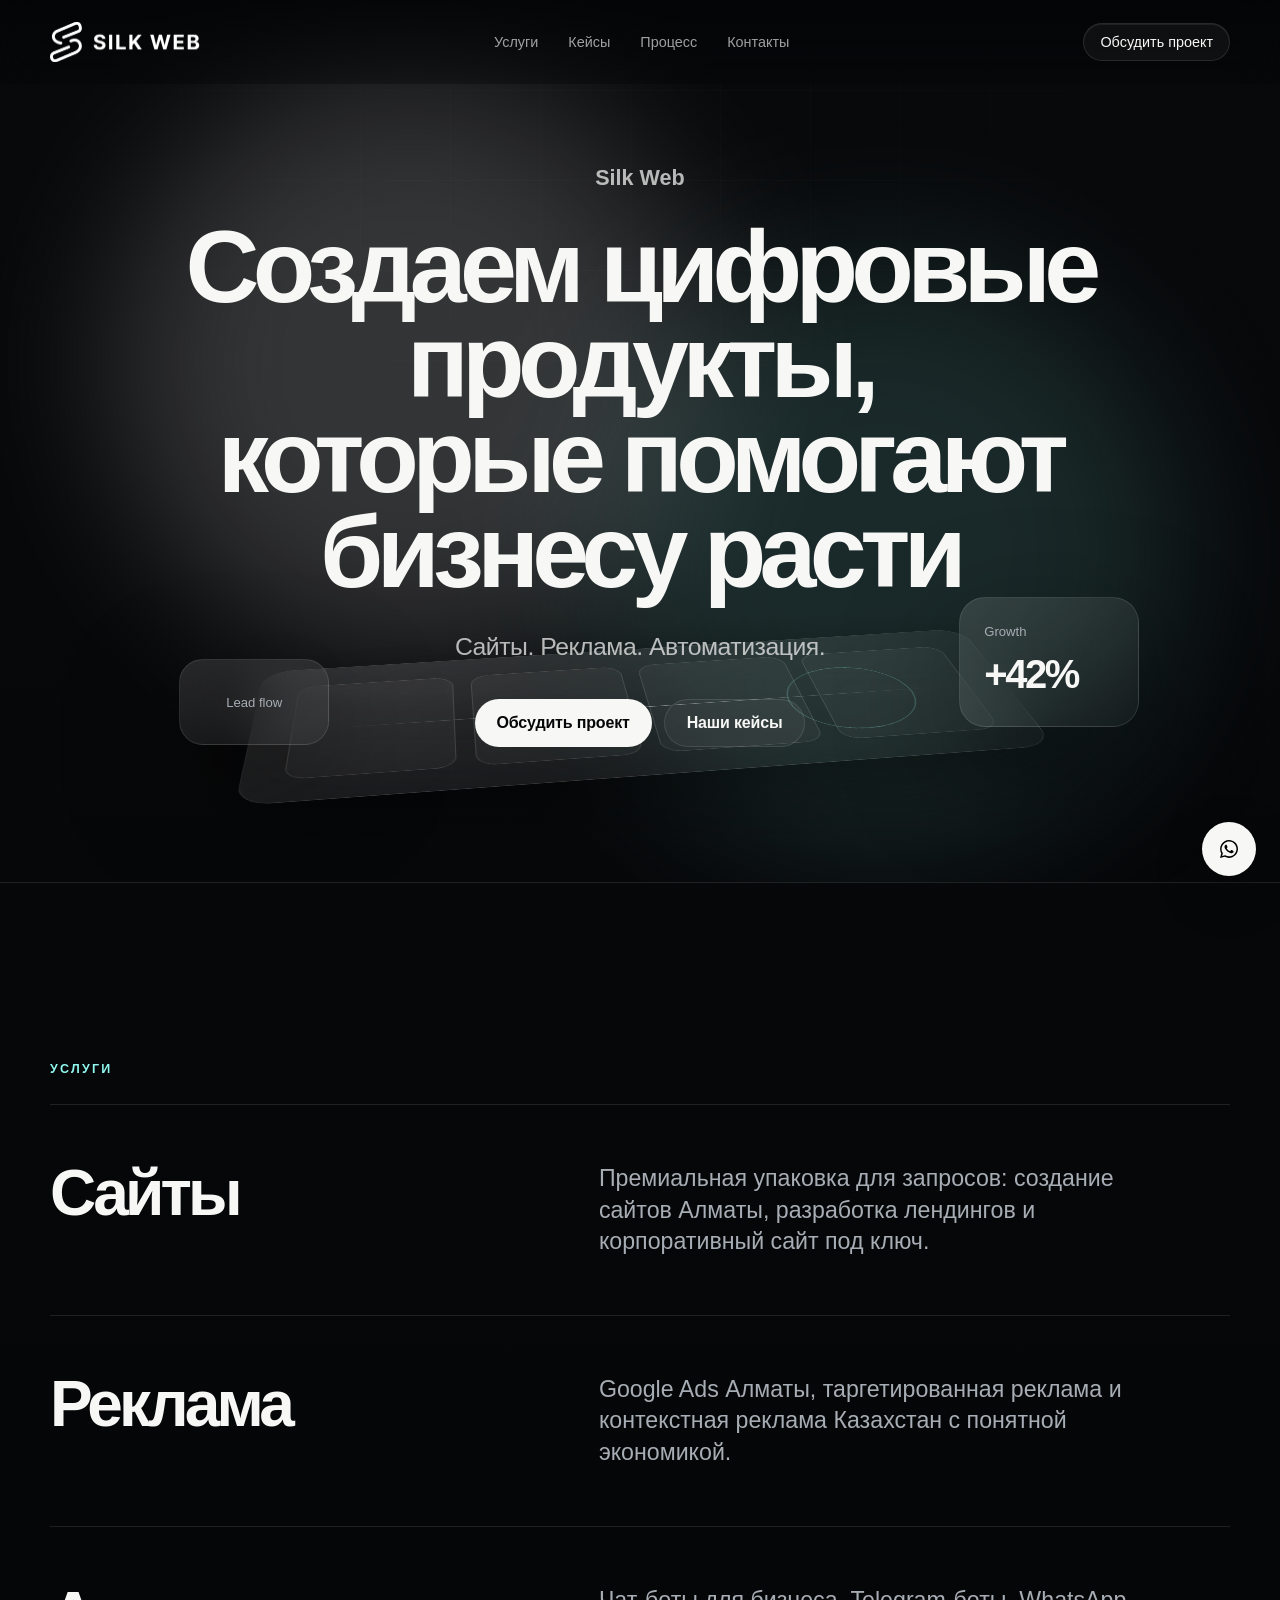
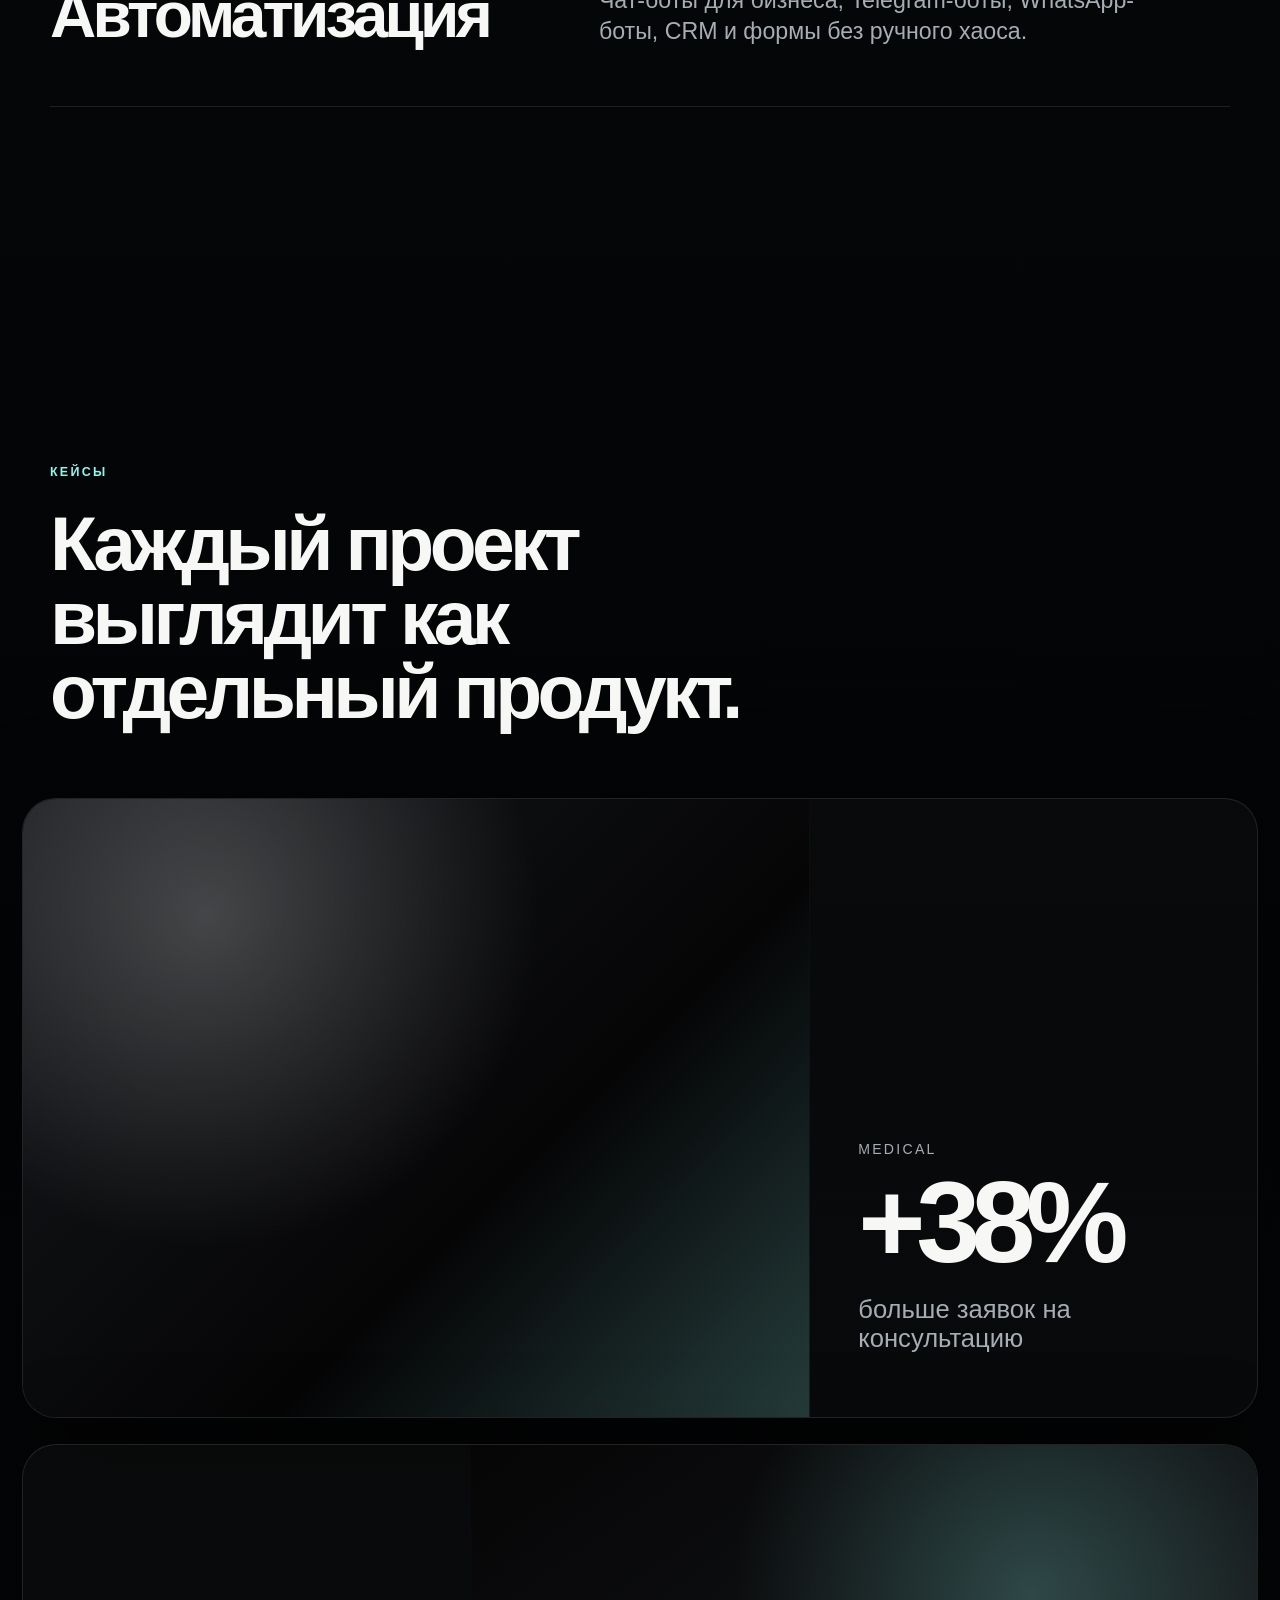
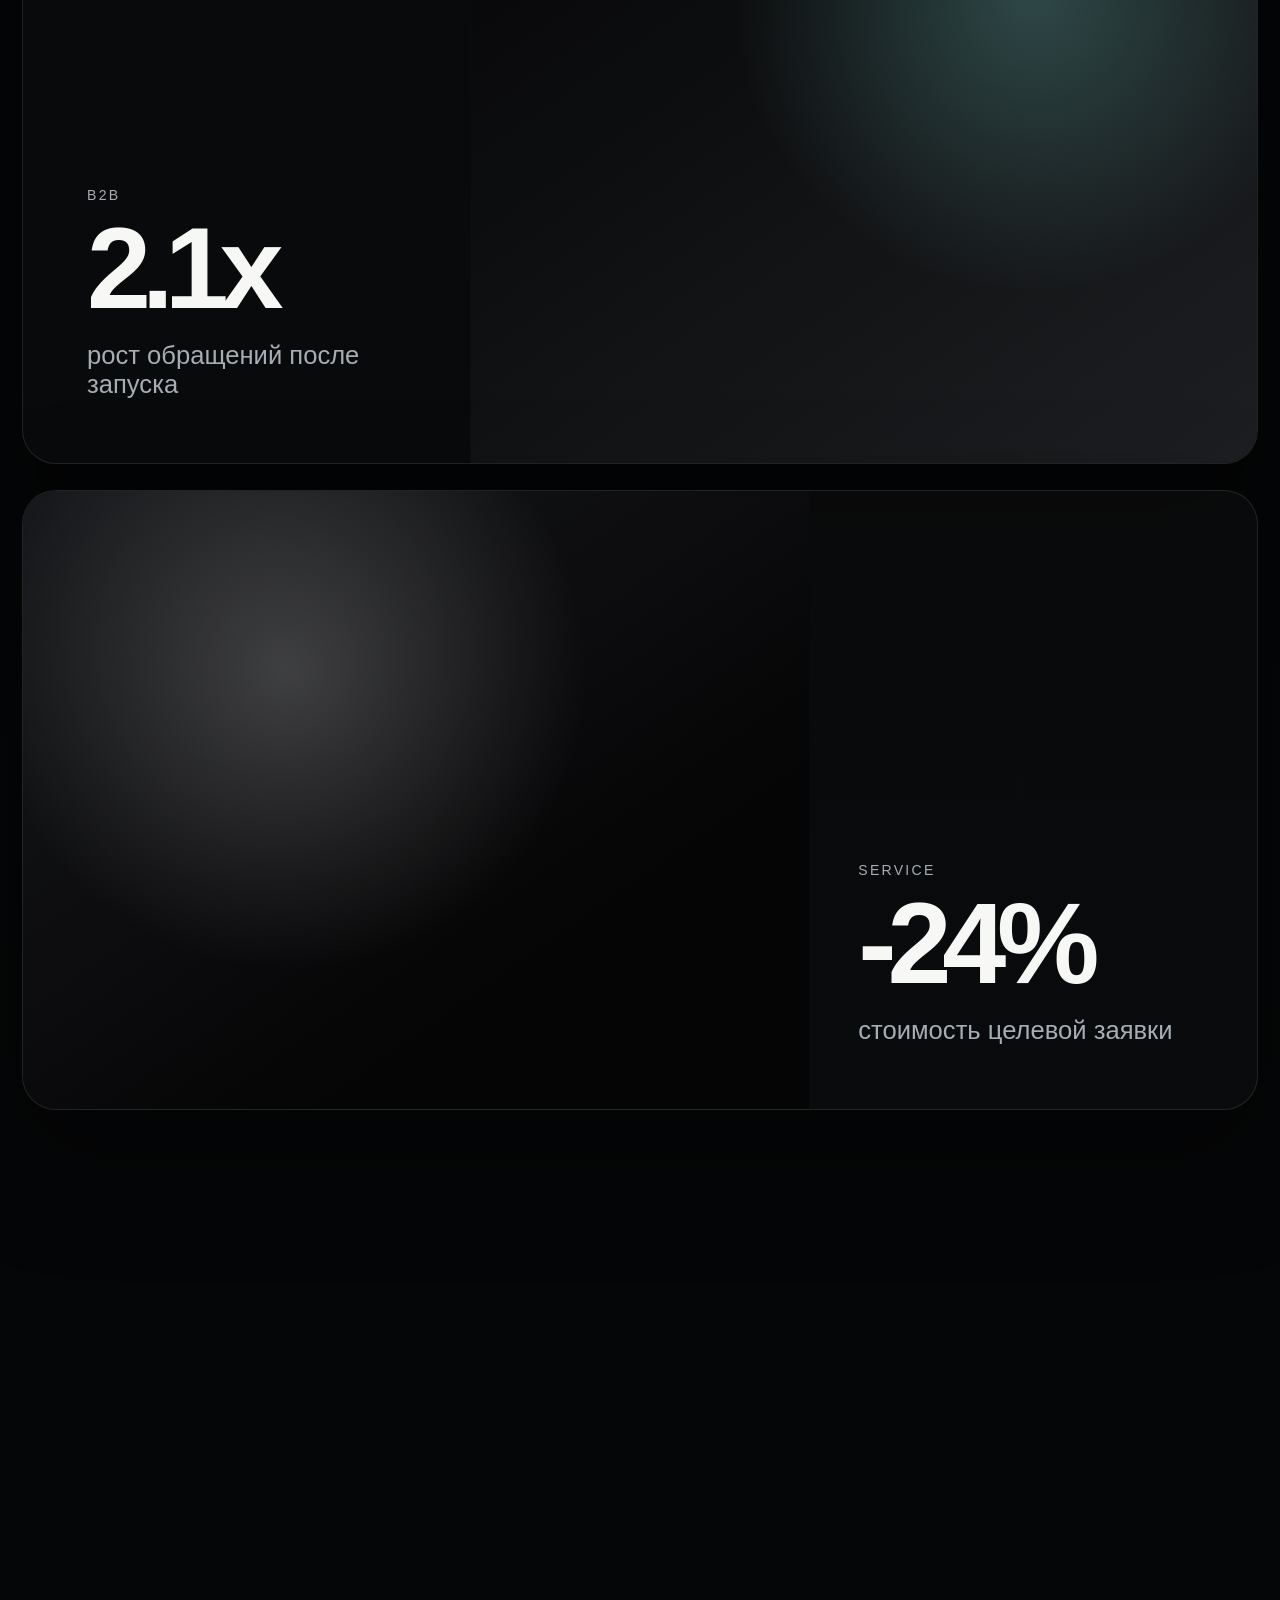
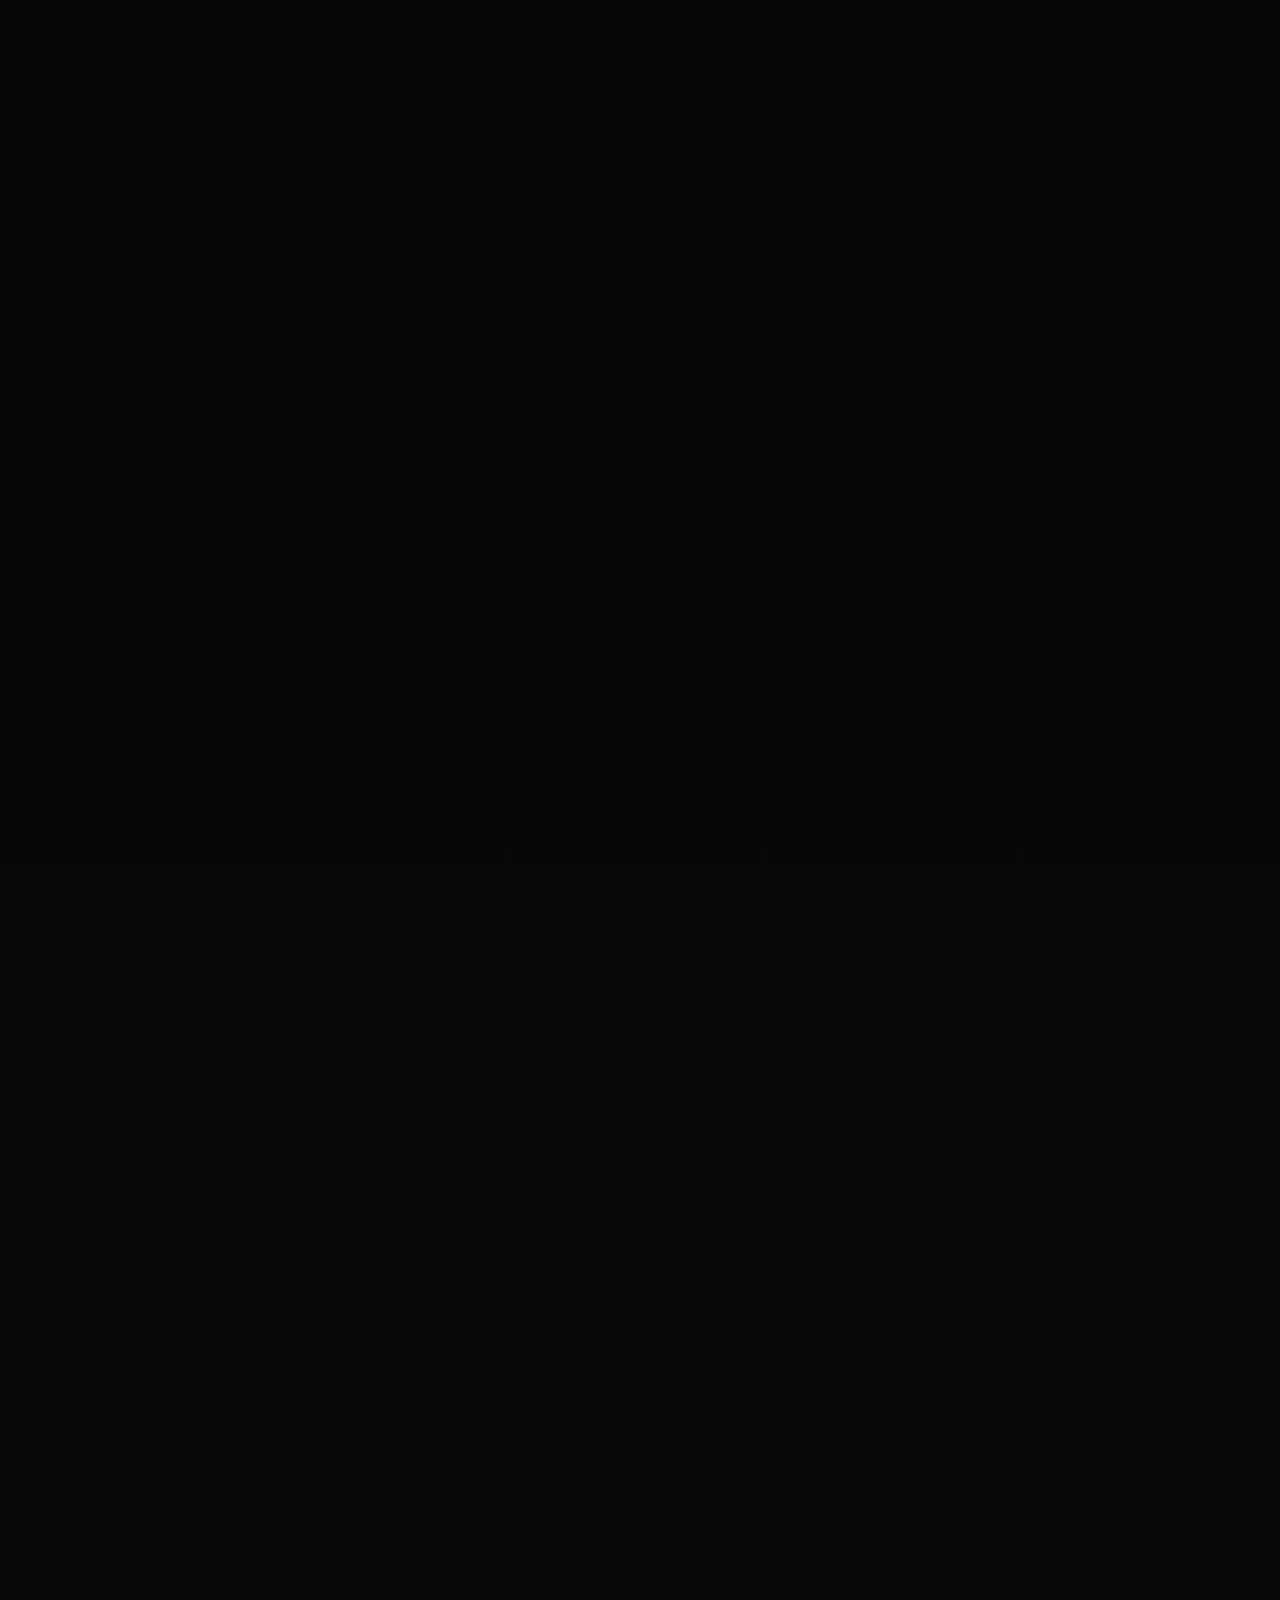
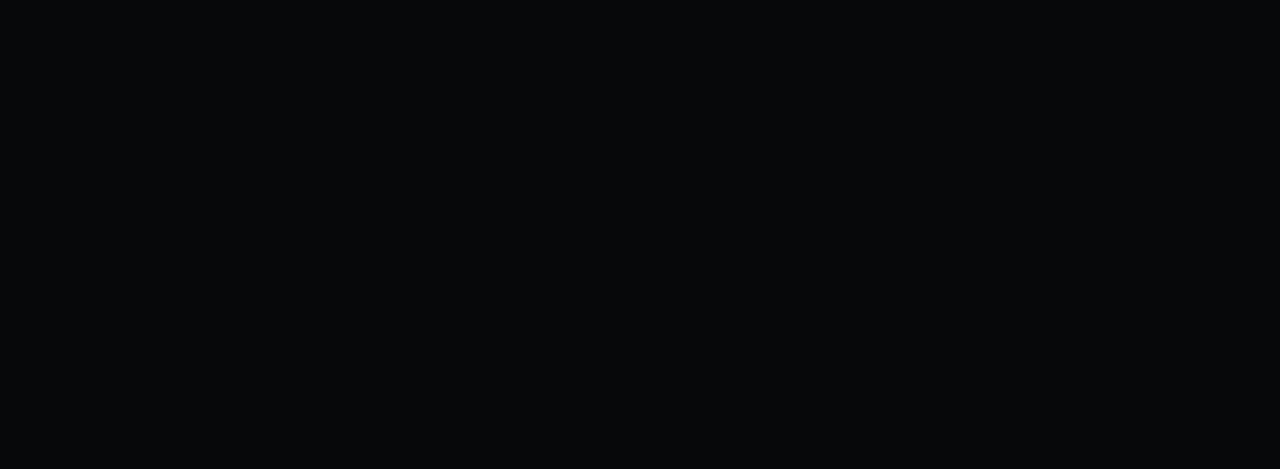
<file: index.html>
<!doctype html>
<html lang="ru-KZ">
<head>
  <meta charset="utf-8">
  <meta name="viewport" content="width=device-width, initial-scale=1">
  <title>Silk Web - создание сайтов, реклама и автоматизация в Алматы</title>
  <meta name="description" content="Silk Web - digital агентство в Казахстане: создание сайтов Алматы, разработка лендингов, чат-боты, Google Ads, таргет и автоматизация бизнеса.">
  <meta name="robots" content="index, follow, max-image-preview:large">
  <meta name="theme-color" content="#030405">
  <meta name="format-detection" content="telephone=no">
  <link rel="canonical" href="https://silkweb.kz/">
  <link rel="alternate" hreflang="ru-KZ" href="https://silkweb.kz/">
  <link rel="alternate" hreflang="en-KZ" href="https://silkweb.kz/?lang=en">
  <link rel="alternate" hreflang="x-default" href="https://silkweb.kz/">
  <meta property="og:title" content="Silk Web - создание сайтов и автоматизация в Алматы">
  <meta property="og:description" content="Сайты, реклама, Telegram-боты, WhatsApp-боты и автоматизация бизнеса для компаний в Алматы и Казахстане.">
  <meta property="og:type" content="website">
  <meta property="og:url" content="https://silkweb.kz/">
  <meta property="og:site_name" content="Silk Web">
  <meta property="og:locale" content="ru_KZ">
  <meta property="og:image" content="https://silkweb.kz/assets/images/header-logo.png">
  <meta name="twitter:card" content="summary_large_image">
  <meta name="twitter:title" content="Silk Web - создание сайтов и digital-продуктов">
  <meta name="twitter:description" content="Разработка сайтов под ключ, реклама и автоматизация бизнеса в Казахстане.">
  <meta name="twitter:image" content="https://silkweb.kz/assets/images/header-logo.png">
  <meta http-equiv="Content-Security-Policy" content="default-src 'self'; img-src 'self' data: https:; style-src 'self' 'unsafe-inline'; script-src 'self' 'unsafe-inline'; connect-src 'self' https://wa.me; base-uri 'self'; form-action 'self' https://wa.me; frame-ancestors 'self'; upgrade-insecure-requests">
  <meta http-equiv="Referrer-Policy" content="strict-origin-when-cross-origin">
  <link rel="icon" href="favicon.svg" type="image/svg+xml">
  <link rel="icon" href="favicon-32.png" sizes="32x32" type="image/png">
  <link rel="apple-touch-icon" href="apple-touch-icon.png">
  <link rel="manifest" href="manifest.json">
  <link rel="preload" href="assets/images/header-logo.png" as="image" fetchpriority="high">
  <link rel="preload" href="assets/css/style.css" as="style">
  <link rel="stylesheet" href="assets/css/style.css">
  <script type="application/ld+json">{"@context":"https://schema.org","@graph":[{"@type":["Organization","LocalBusiness","ProfessionalService"],"@id":"https://silkweb.kz/#organization","name":"Silk Web","url":"https://silkweb.kz/","logo":"https://silkweb.kz/assets/images/favicon.svg","image":"https://silkweb.kz/assets/images/header-logo.png","telephone":"+77055715506","priceRange":"₸₸₸","address":{"@type":"PostalAddress","addressLocality":"Almaty","addressCountry":"KZ"},"areaServed":[{"@type":"City","name":"Almaty"},{"@type":"Country","name":"Kazakhstan"}],"sameAs":["https://wa.me/77055715506"],"description":"Digital агентство в Казахстане: создание сайтов, реклама, чат-боты и автоматизация бизнеса."},{"@type":"WebSite","@id":"https://silkweb.kz/#website","url":"https://silkweb.kz/","name":"Silk Web","publisher":{"@id":"https://silkweb.kz/#organization"},"inLanguage":"ru-KZ","potentialAction":{"@type":"SearchAction","target":"https://silkweb.kz/?q={search_term_string}","query-input":"required name=search_term_string"}},{"@type":"BreadcrumbList","@id":"https://silkweb.kz/#breadcrumbs","itemListElement":[{"@type":"ListItem","position":1,"name":"Главная","item":"https://silkweb.kz/"}]},{"@type":"Service","name":"Создание сайтов Алматы","provider":{"@id":"https://silkweb.kz/#organization"},"areaServed":"Kazakhstan","serviceType":"Website development"},{"@type":"Service","name":"Таргетированная и контекстная реклама","provider":{"@id":"https://silkweb.kz/#organization"},"areaServed":"Kazakhstan","serviceType":"Digital advertising"},{"@type":"Service","name":"Разработка Telegram-ботов и WhatsApp-ботов","provider":{"@id":"https://silkweb.kz/#organization"},"areaServed":"Kazakhstan","serviceType":"Business automation"},{"@type":"FAQPage","@id":"https://silkweb.kz/#faq","mainEntity":[{"@type":"Question","name":"Silk Web делает сайты под ключ в Алматы?","acceptedAnswer":{"@type":"Answer","text":"Да. Silk Web создает лендинги, корпоративные сайты и digital-продукты для бизнеса в Алматы и Казахстане."}},{"@type":"Question","name":"Можно ли заказать рекламу и автоматизацию вместе с сайтом?","acceptedAnswer":{"@type":"Answer","text":"Да. Команда объединяет сайт, Google Ads, таргетированную рекламу, чат-ботов и CRM-интеграции в единую систему заявок."}}]},{"@type":"Review","itemReviewed":{"@id":"https://silkweb.kz/#organization"},"reviewRating":{"@type":"Rating","ratingValue":"5","bestRating":"5"},"author":{"@type":"Person","name":"Клиент Silk Web"},"reviewBody":"Silk Web выглядит как продуктовая команда, которая понимает бизнес."},{"@type":"AggregateRating","itemReviewed":{"@id":"https://silkweb.kz/#organization"},"ratingValue":"5","reviewCount":"12","bestRating":"5"}]}</script>
</head>
<body>
  <div class="page-transition" aria-hidden="true"></div>
  <header class="site-header">
    <div class="container nav">
      <a class="brand" href="index.html" aria-label="Silk Web"><img src="assets/images/header-logo.png" alt="Silk Web - digital агентство Казахстан" width="150" height="40" decoding="async" fetchpriority="high"></a>
      <nav class="nav-links" aria-label="Навигация">
        <a href="#services">Услуги</a>
        <a href="#cases">Кейсы</a>
        <a href="#process">Процесс</a>
        <a href="#contact">Контакты</a>
      </nav>
      <div class="header-actions">
        <a class="nav-cta" data-whatsapp href="#">Обсудить проект</a>
        <button class="menu-toggle" aria-expanded="false" aria-label="Открыть меню">☰</button>
      </div>
    </div>
  </header>

  <main>
    <section class="hero luxury-hero">
      <div class="hero-light hero-light-a" data-parallax=".45"></div>
      <div class="hero-light hero-light-b" data-parallax=".72"></div>
      <div class="container hero-inner">
        <p class="hero-brand reveal-text">Silk Web</p>
        <h1 class="reveal-text">Создаем цифровые продукты,<br>которые помогают бизнесу расти</h1>
        <p class="hero-subtitle reveal-text">Сайты. Реклама. Автоматизация.</p>
        <div class="hero-actions reveal">
          <a class="btn btn-light" data-magnetic data-whatsapp href="#">Обсудить проект</a>
          <a class="btn btn-dark" data-magnetic href="#cases">Наши кейсы</a>
        </div>
      </div>
      <div class="product-stage" aria-hidden="true">
        <div class="stage-plane stage-plane-main" data-parallax=".55">
          <div class="stage-line"></div>
          <div class="stage-grid"><span></span><span></span><span></span><span></span></div>
          <div class="stage-signal"></div>
        </div>
        <div class="stage-plane stage-plane-side" data-parallax=".95"><span>Growth</span><strong>+42%</strong></div>
        <div class="stage-plane stage-plane-small" data-parallax="1.25"><span>Lead flow</span></div>
      </div>
    </section>

    <section class="section services-section" id="services">
      <div class="container">
        <div class="section-kicker reveal">Услуги</div>
        <div class="service-row reveal" id="website-development"><h2>Сайты</h2><p>Премиальная упаковка для запросов: создание сайтов Алматы, разработка лендингов и корпоративный сайт под ключ.</p></div>
        <div class="service-row reveal" id="digital-ads"><h2>Реклама</h2><p>Google Ads Алматы, таргетированная реклама и контекстная реклама Казахстан с понятной экономикой.</p></div>
        <div class="service-row reveal" id="automation"><h2>Автоматизация</h2><p>Чат-боты для бизнеса, Telegram-боты, WhatsApp-боты, CRM и формы без ручного хаоса.</p></div>
      </div>
    </section>

    <section class="section cases-section" id="cases">
      <div class="container">
        <div class="section-top reveal">
          <span class="section-kicker">Кейсы</span>
          <h2>Каждый проект выглядит как отдельный продукт.</h2>
        </div>
      </div>
      <div class="case-showcase">
        <article class="case-feature reveal" data-depth>
          <div class="case-image case-image-one"></div>
          <div class="case-copy"><span>Medical</span><h3>+38%</h3><p>больше заявок на консультацию</p></div>
        </article>
        <article class="case-feature reveal" data-depth>
          <div class="case-image case-image-two"></div>
          <div class="case-copy"><span>B2B</span><h3>2.1x</h3><p>рост обращений после запуска</p></div>
        </article>
        <article class="case-feature reveal" data-depth>
          <div class="case-image case-image-three"></div>
          <div class="case-copy"><span>Service</span><h3>-24%</h3><p>стоимость целевой заявки</p></div>
        </article>
      </div>
    </section>

    <section class="section process-section" id="process">
      <div class="container process-grid">
        <div class="section-top reveal"><span class="section-kicker">Процесс</span><h2>Тихая система. Видимый рост.</h2></div>
        <div class="process-list">
          <div class="process-step reveal"><span>01</span><p>Смысл</p></div>
          <div class="process-step reveal"><span>02</span><p>Дизайн</p></div>
          <div class="process-step reveal"><span>03</span><p>Запуск</p></div>
          <div class="process-step reveal"><span>04</span><p>Оптимизация</p></div>
        </div>
      </div>
    </section>

    <section class="section testimonials-section">
      <div class="container">
        <blockquote class="testimonial reveal">“Silk Web выглядит не как подрядчик. Это ощущается как продуктовая команда, которая понимает бизнес.”</blockquote>
        <p class="testimonial-author reveal">Основатель локального сервиса, Алматы</p>
      </div>
    </section>

    <section class="section contact-section" id="contact">
      <div class="container contact-panel reveal">
        <span class="section-kicker">Контакты</span>
        <h2>Обсудим продукт, который должен выглядеть дороже рынка.</h2>
        <div class="contact-actions">
          <a class="btn btn-light" data-whatsapp href="#">Обсудить проект</a>
          <a class="btn btn-dark" href="portfolio.html">Смотреть кейсы</a>
        </div>
      </div>
    </section>
  </main>

  <a class="whatsapp-float" data-whatsapp href="#" aria-label="Написать в WhatsApp">WA</a>
  <script src="assets/js/main.js" defer></script>
</body>
</html>
</file>
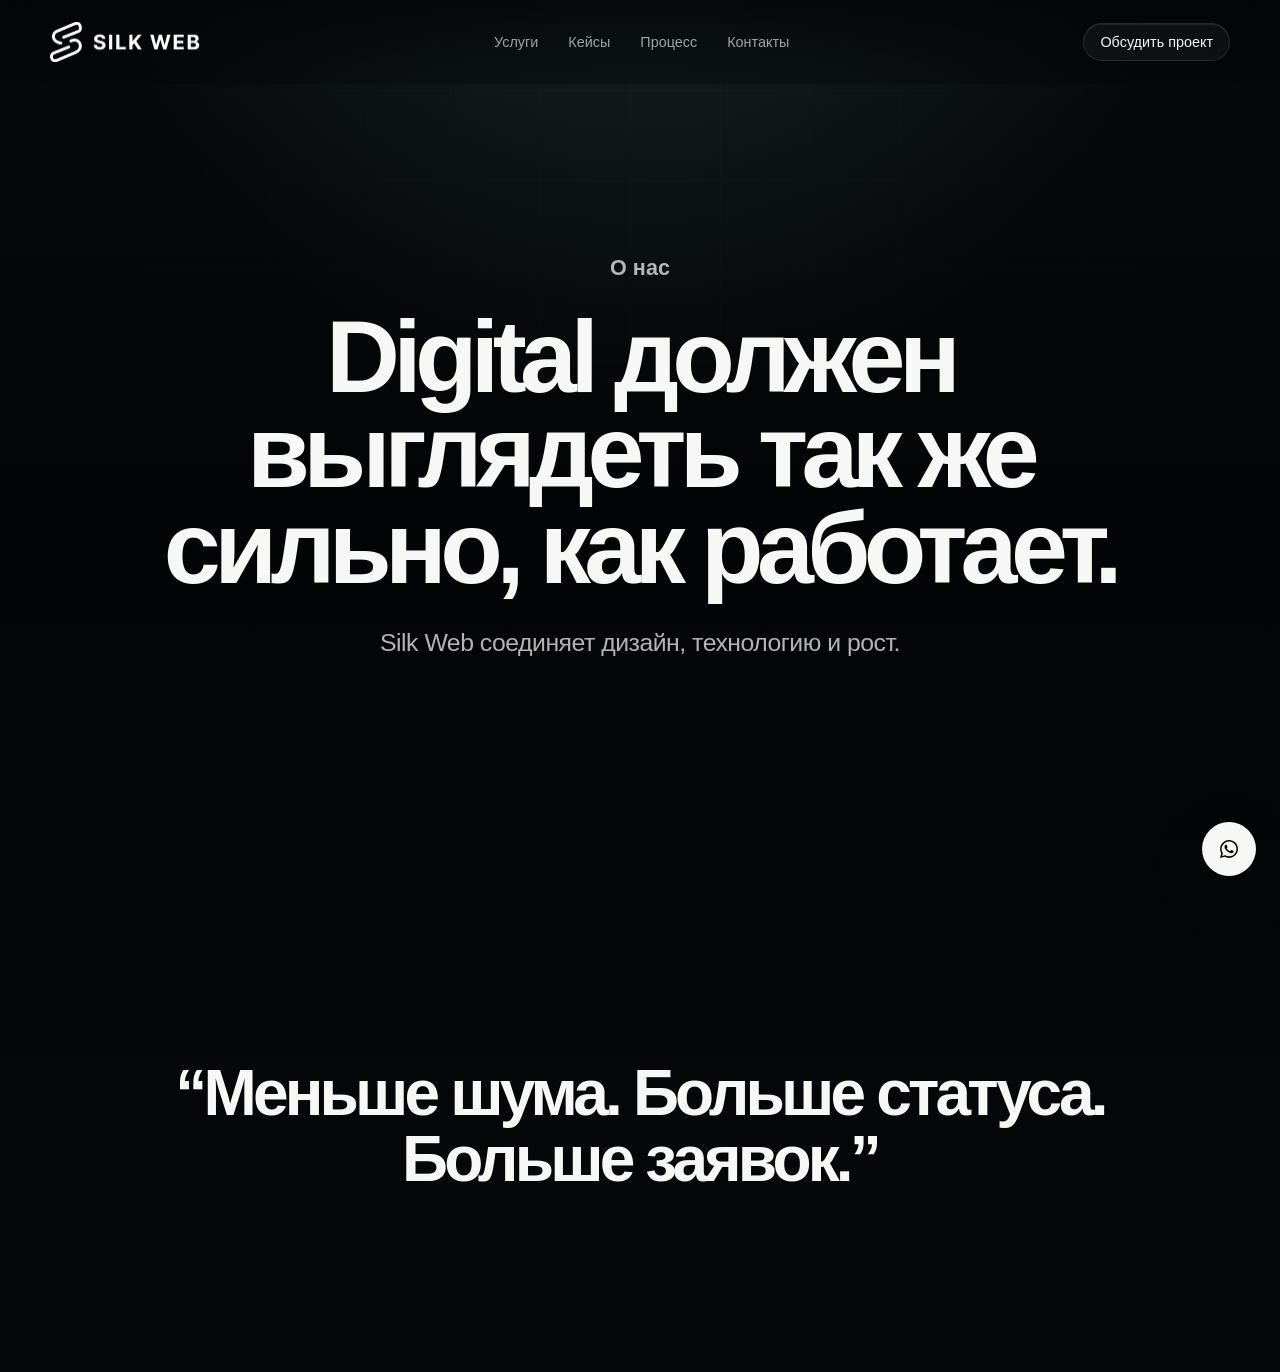
<file: about.html>
<!doctype html>
<html lang="ru-KZ">
<head>
  <meta charset="utf-8">
  <meta name="viewport" content="width=device-width, initial-scale=1">
  <title>О Silk Web - digital агентство Казахстан</title>
  <meta name="description" content="Silk Web - web studio Kazakhstan: команда по созданию сайтов, рекламе, чат-ботам и автоматизации бизнеса в Алматы и Казахстане.">
  <meta name="robots" content="index, follow, max-image-preview:large">
  <meta name="theme-color" content="#030405">
  <link rel="canonical" href="https://silkweb.kz/about.html">
  <link rel="alternate" hreflang="ru-KZ" href="https://silkweb.kz/about.html">
  <link rel="alternate" hreflang="en-KZ" href="https://silkweb.kz/about.html?lang=en">
  <link rel="alternate" hreflang="x-default" href="https://silkweb.kz/about.html">
  <meta property="og:title" content="О Silk Web">
  <meta property="og:description" content="Digital бренд из Казахстана: сайты, реклама, автоматизация и продуктовый подход.">
  <meta property="og:type" content="website">
  <meta property="og:url" content="https://silkweb.kz/about.html">
  <meta property="og:image" content="https://silkweb.kz/assets/images/header-logo.png">
  <meta name="twitter:card" content="summary_large_image">
  <link rel="icon" href="favicon.svg" type="image/svg+xml">
  <link rel="icon" href="favicon-32.png" sizes="32x32" type="image/png">
  <link rel="apple-touch-icon" href="apple-touch-icon.png">
  <link rel="manifest" href="manifest.json">
  <link rel="preload" href="assets/css/style.css" as="style">
  <link rel="stylesheet" href="assets/css/style.css">
  <script type="application/ld+json">{"@context":"https://schema.org","@graph":[{"@type":"AboutPage","name":"О Silk Web","url":"https://silkweb.kz/about.html"},{"@type":"BreadcrumbList","itemListElement":[{"@type":"ListItem","position":1,"name":"Главная","item":"https://silkweb.kz/"},{"@type":"ListItem","position":2,"name":"О нас","item":"https://silkweb.kz/about.html"}]}]}</script>
</head>
<body><div class="page-transition" aria-hidden="true"></div><header class="site-header"><div class="container nav"><a class="brand" href="index.html" aria-label="Silk Web"><img src="assets/images/header-logo.png" alt="Silk Web web studio Kazakhstan" width="150" height="40" decoding="async"></a><nav class="nav-links" aria-label="Навигация"><a href="services.html">Услуги</a><a href="portfolio.html">Кейсы</a><a href="index.html#process">Процесс</a><a href="contact.html">Контакты</a></nav><div class="header-actions"><a class="nav-cta" data-whatsapp href="#">Обсудить проект</a><button class="menu-toggle" aria-label="Открыть меню">☰</button></div></div></header><main><section class="hero"><div class="container hero-inner"><p class="hero-brand reveal-text">О нас</p><h1 class="reveal-text">Digital должен выглядеть так же сильно, как работает.</h1><p class="hero-subtitle reveal-text">Silk Web соединяет дизайн, технологию и рост.</p></div></section><section class="section testimonials-section"><div class="container"><blockquote class="testimonial reveal">“Меньше шума. Больше статуса. Больше заявок.”</blockquote></div></section></main><a class="whatsapp-float" data-whatsapp href="#" aria-label="Написать в WhatsApp">WA</a><script src="assets/js/main.js" defer></script></body>
</html>
</file>
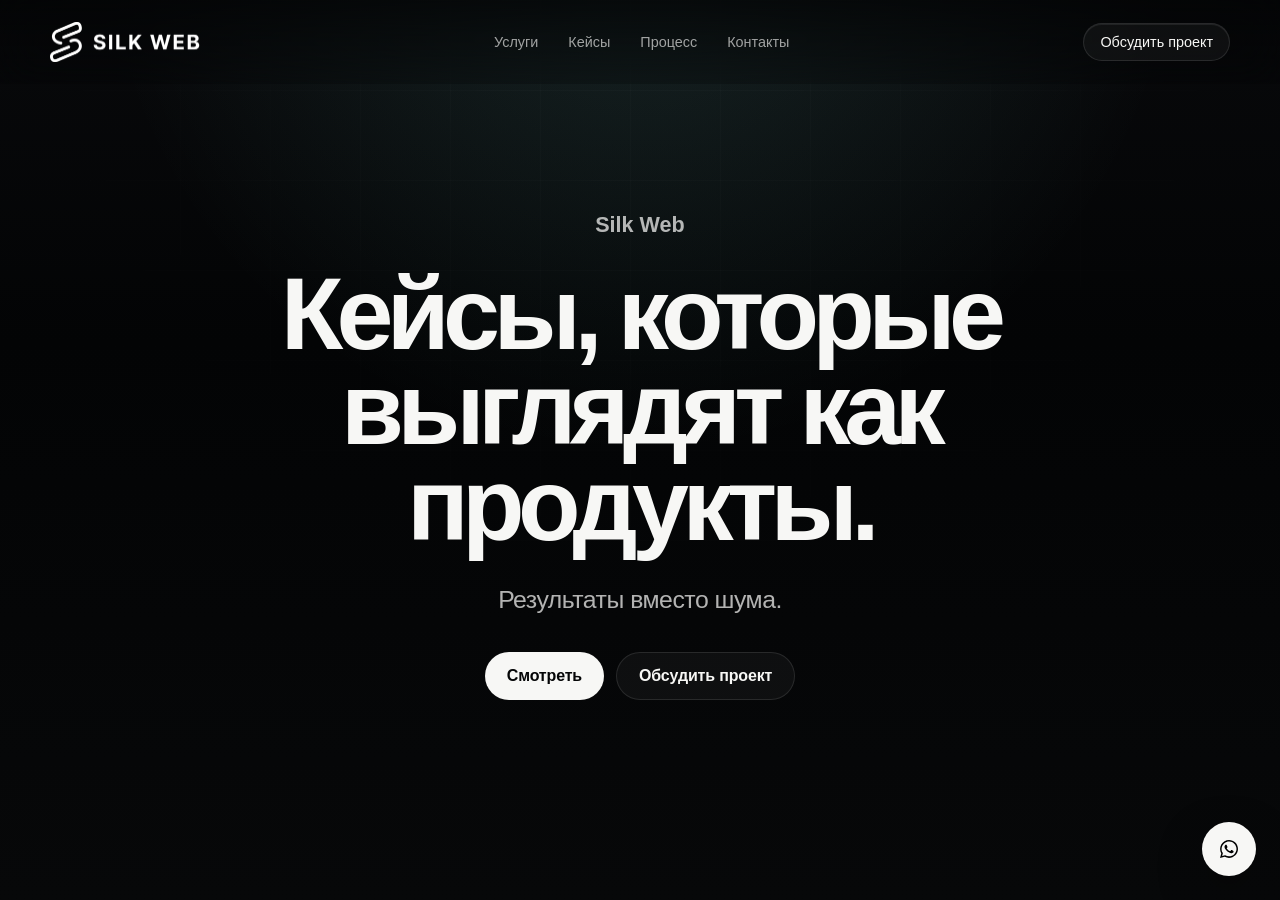
<file: cases.html>
<!doctype html>
<html lang="ru-KZ">
<head>
  <meta charset="utf-8">
  <meta name="viewport" content="width=device-width, initial-scale=1">
  <title>Кейсы Silk Web - digital продукты и лидогенерация</title>
  <meta name="description" content="Кейсы digital агентства Silk Web: создание сайтов под ключ, реклама, автоматизация и рост заявок для бизнеса в Казахстане.">
  <meta name="robots" content="index, follow, max-image-preview:large">
  <meta name="theme-color" content="#030405">
  <link rel="canonical" href="https://silkweb.kz/cases.html">
  <link rel="alternate" hreflang="ru-KZ" href="https://silkweb.kz/cases.html">
  <link rel="alternate" hreflang="en-KZ" href="https://silkweb.kz/cases.html?lang=en">
  <link rel="alternate" hreflang="x-default" href="https://silkweb.kz/cases.html">
  <meta property="og:title" content="Кейсы Silk Web">
  <meta property="og:description" content="Кейсы по сайтам, рекламе, чат-ботам и автоматизации бизнеса.">
  <meta property="og:type" content="website">
  <meta property="og:url" content="https://silkweb.kz/cases.html">
  <meta property="og:image" content="https://silkweb.kz/assets/images/header-logo.png">
  <meta name="twitter:card" content="summary_large_image">
  <link rel="icon" href="favicon.svg" type="image/svg+xml">
  <link rel="icon" href="favicon-32.png" sizes="32x32" type="image/png">
  <link rel="apple-touch-icon" href="apple-touch-icon.png">
  <link rel="manifest" href="manifest.json">
  <link rel="preload" href="assets/css/style.css" as="style">
  <link rel="stylesheet" href="assets/css/style.css">
  <script type="application/ld+json">{"@context":"https://schema.org","@type":"BreadcrumbList","itemListElement":[{"@type":"ListItem","position":1,"name":"Главная","item":"https://silkweb.kz/"},{"@type":"ListItem","position":2,"name":"Кейсы","item":"https://silkweb.kz/cases.html"}]}</script>
</head>
<body><div class="page-transition" aria-hidden="true"></div><header class="site-header"><div class="container nav"><a class="brand" href="index.html" aria-label="Silk Web"><img src="assets/images/header-logo.png" alt="Silk Web digital агентство" width="150" height="40" decoding="async"></a><nav class="nav-links" aria-label="Навигация"><a href="services.html">Услуги</a><a href="portfolio.html">Кейсы</a><a href="index.html#process">Процесс</a><a href="contact.html">Контакты</a></nav><div class="header-actions"><a class="nav-cta" data-whatsapp href="#">Обсудить проект</a><button class="menu-toggle" aria-label="Открыть меню">☰</button></div></div></header><main><section class="hero"><div class="container hero-inner"><p class="hero-brand reveal-text">Silk Web</p><h1 class="reveal-text">Кейсы, которые выглядят как продукты.</h1><p class="hero-subtitle reveal-text">Результаты вместо шума.</p><div class="hero-actions reveal"><a class="btn btn-light" href="portfolio.html">Смотреть</a><a class="btn btn-dark" data-whatsapp href="#">Обсудить проект</a></div></div></section></main><a class="whatsapp-float" data-whatsapp href="#" aria-label="Написать в WhatsApp">WA</a><script src="assets/js/main.js" defer></script></body>
</html>
</file>
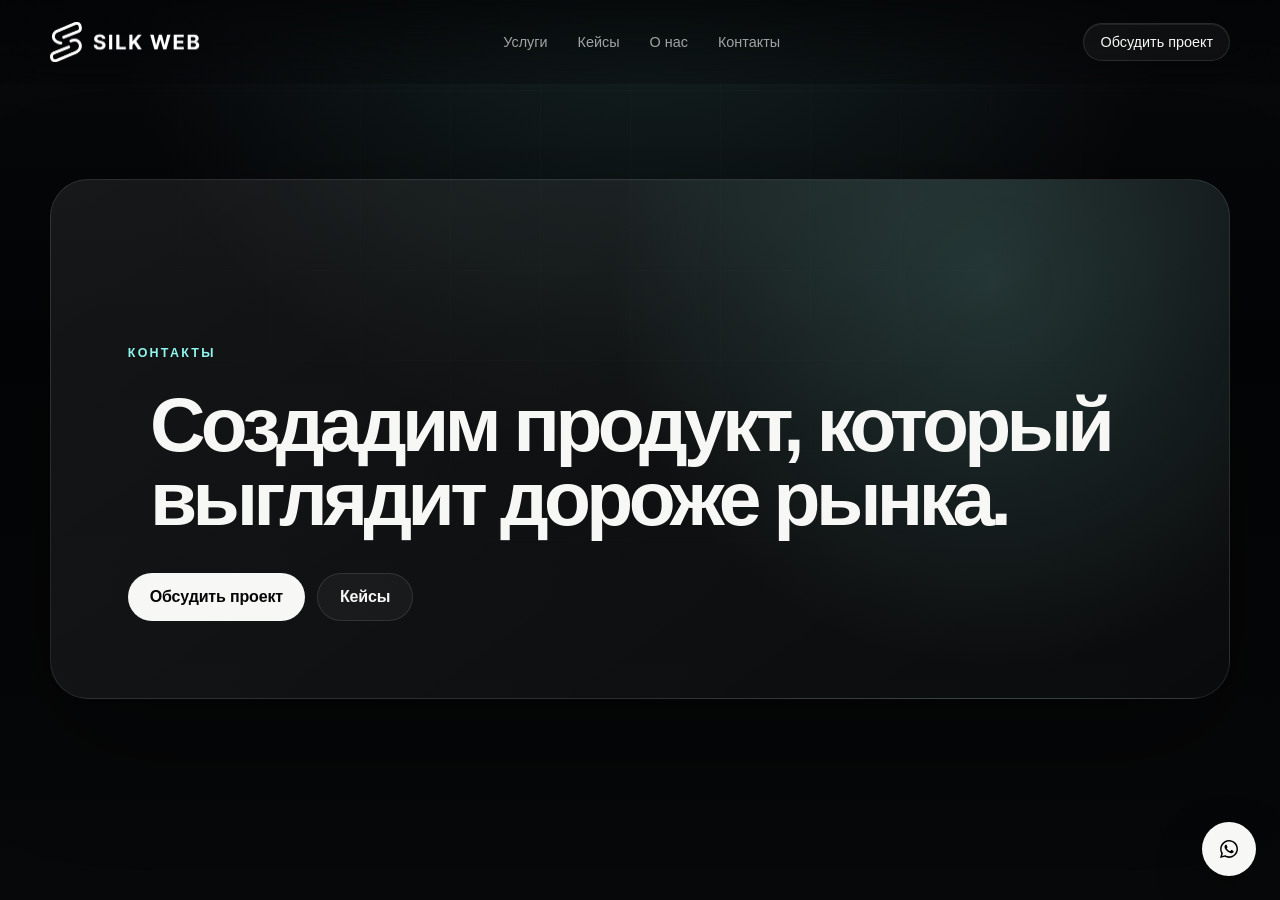
<file: contact.html>
<!doctype html>
<html lang="ru-KZ">
<head>
  <meta charset="utf-8">
  <meta name="viewport" content="width=device-width, initial-scale=1">
  <title>Контакты Silk Web - заказать сайт и рекламу в Алматы</title>
  <meta name="description" content="Связаться с Silk Web: создание сайтов Алматы, Google Ads, таргетированная реклама, чат-боты и автоматизация бизнеса в Казахстане.">
  <meta name="robots" content="index, follow, max-image-preview:large">
  <meta name="theme-color" content="#030405">
  <link rel="canonical" href="https://silkweb.kz/contact.html">
  <link rel="alternate" hreflang="ru-KZ" href="https://silkweb.kz/contact.html">
  <link rel="alternate" hreflang="en-KZ" href="https://silkweb.kz/contact.html?lang=en">
  <link rel="alternate" hreflang="x-default" href="https://silkweb.kz/contact.html">
  <meta property="og:title" content="Контакты Silk Web">
  <meta property="og:description" content="Обсудить сайт, рекламу, чат-бот или автоматизацию бизнеса с Silk Web.">
  <meta property="og:type" content="website">
  <meta property="og:url" content="https://silkweb.kz/contact.html">
  <meta property="og:image" content="https://silkweb.kz/assets/images/header-logo.png">
  <meta name="twitter:card" content="summary_large_image">
  <link rel="icon" href="favicon.svg" type="image/svg+xml">
  <link rel="icon" href="favicon-32.png" sizes="32x32" type="image/png">
  <link rel="apple-touch-icon" href="apple-touch-icon.png">
  <link rel="manifest" href="manifest.json">
  <link rel="preload" href="assets/css/style.css" as="style">
  <link rel="stylesheet" href="assets/css/style.css">
  <script type="application/ld+json">{"@context":"https://schema.org","@graph":[{"@type":"ContactPage","name":"Контакты Silk Web","url":"https://silkweb.kz/contact.html","about":{"@type":"Organization","name":"Silk Web"}},{"@type":"BreadcrumbList","itemListElement":[{"@type":"ListItem","position":1,"name":"Главная","item":"https://silkweb.kz/"},{"@type":"ListItem","position":2,"name":"Контакты","item":"https://silkweb.kz/contact.html"}]}]}</script>
</head>
<body><div class="page-transition" aria-hidden="true"></div><header class="site-header"><div class="container nav"><a class="brand" href="index.html" aria-label="Silk Web"><img src="assets/images/header-logo.png" alt="Silk Web контакты Алматы" width="150" height="40" decoding="async"></a><nav class="nav-links" aria-label="Навигация"><a href="services.html">Услуги</a><a href="portfolio.html">Кейсы</a><a href="about.html">О нас</a><a href="index.html#contact">Контакты</a></nav><div class="header-actions"><a class="nav-cta" data-whatsapp href="#">Обсудить проект</a><button class="menu-toggle" aria-label="Открыть меню">☰</button></div></div></header><main><section class="section contact-section"><div class="container contact-panel reveal"><span class="section-kicker">Контакты</span><h1>Создадим продукт, который выглядит дороже рынка.</h1><div class="contact-actions"><a class="btn btn-light" data-whatsapp href="#">Обсудить проект</a><a class="btn btn-dark" href="portfolio.html">Кейсы</a></div></div></section></main><a class="whatsapp-float" data-whatsapp href="#" aria-label="Написать в WhatsApp">WA</a><script src="assets/js/main.js" defer></script></body>
</html>
</file>
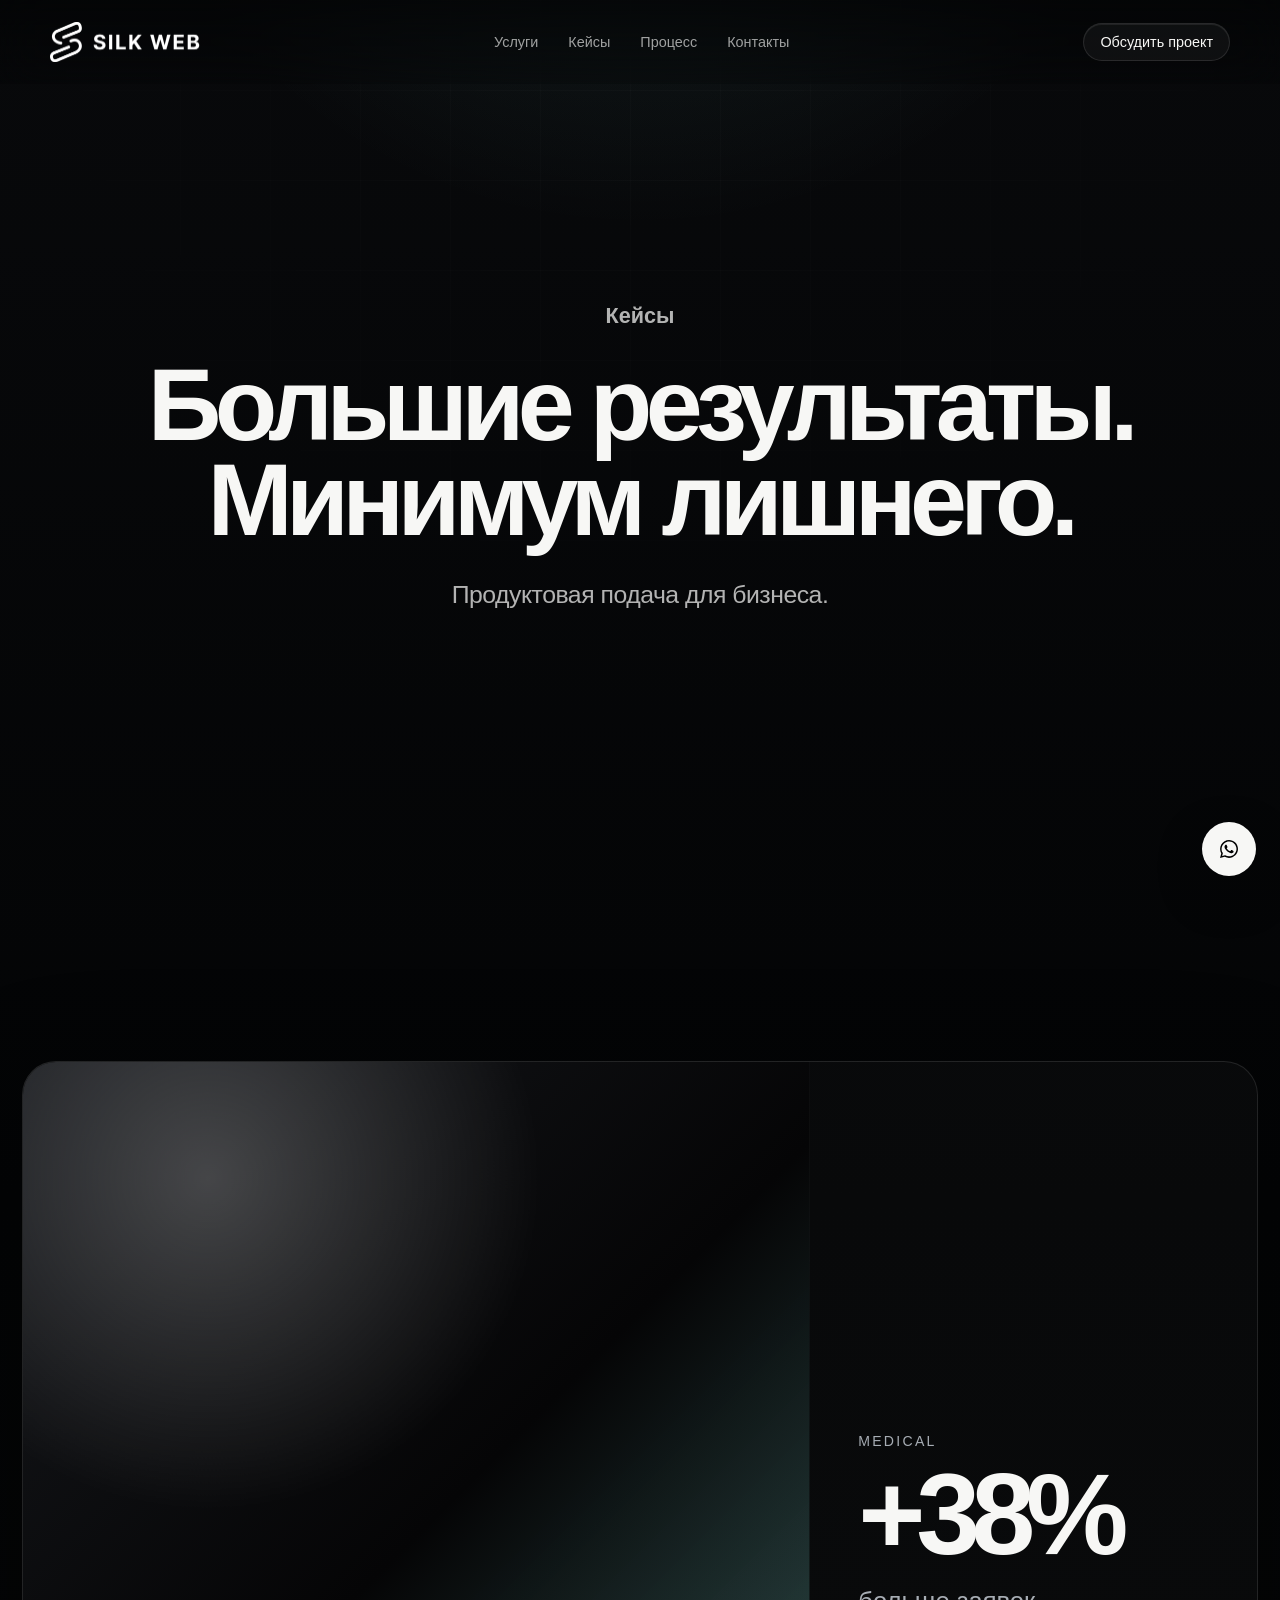
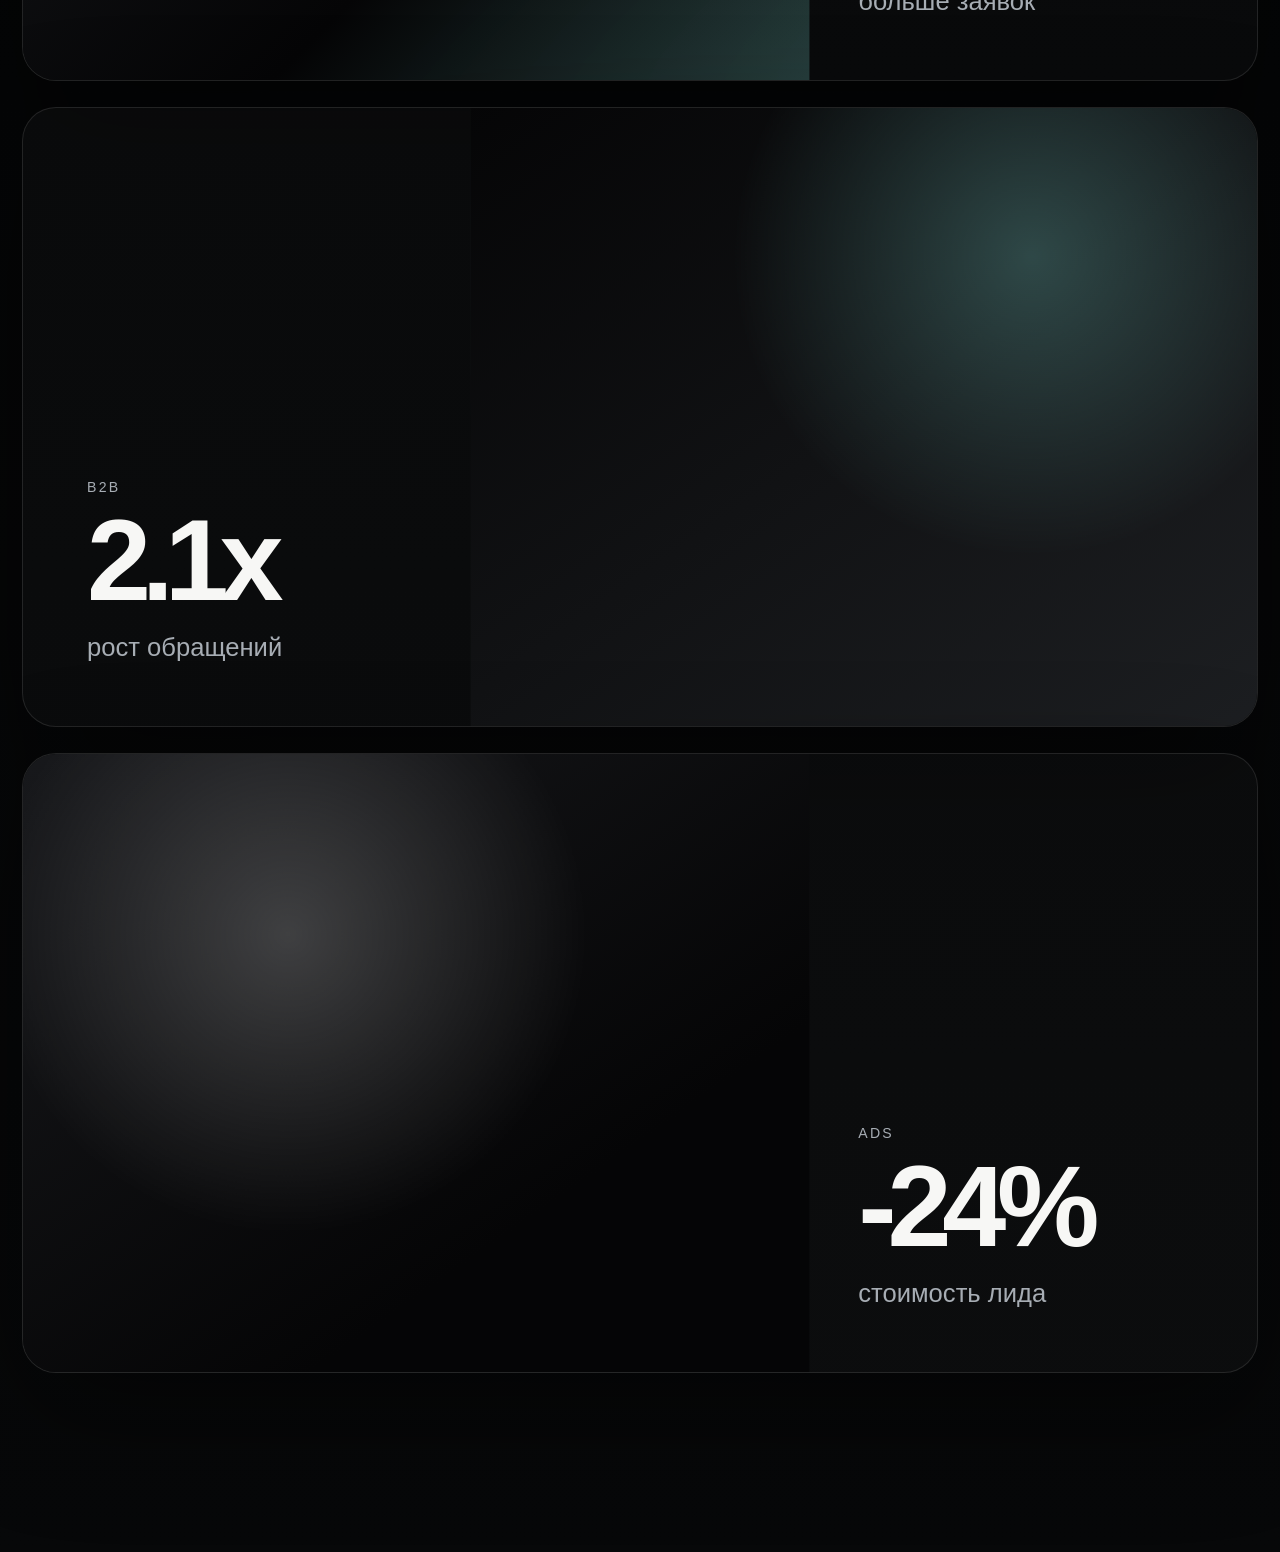
<file: portfolio.html>
<!doctype html>
<html lang="ru-KZ">
<head>
  <meta charset="utf-8">
  <meta name="viewport" content="width=device-width, initial-scale=1">
  <title>Кейсы Silk Web - сайты, реклама и автоматизация бизнеса</title>
  <meta name="description" content="Кейсы Silk Web: website development Kazakhstan, создание сайтов Алматы, digital реклама, лидогенерация и автоматизация бизнеса.">
  <meta name="robots" content="index, follow, max-image-preview:large">
  <meta name="theme-color" content="#030405">
  <link rel="canonical" href="https://silkweb.kz/portfolio.html">
  <link rel="alternate" hreflang="ru-KZ" href="https://silkweb.kz/portfolio.html">
  <link rel="alternate" hreflang="en-KZ" href="https://silkweb.kz/portfolio.html?lang=en">
  <link rel="alternate" hreflang="x-default" href="https://silkweb.kz/portfolio.html">
  <meta property="og:title" content="Кейсы Silk Web">
  <meta property="og:description" content="Продуктовые digital-кейсы: сайты, реклама, автоматизация и рост заявок.">
  <meta property="og:type" content="website">
  <meta property="og:url" content="https://silkweb.kz/portfolio.html">
  <meta property="og:image" content="https://silkweb.kz/assets/images/header-logo.png">
  <meta name="twitter:card" content="summary_large_image">
  <link rel="icon" href="favicon.svg" type="image/svg+xml">
  <link rel="icon" href="favicon-32.png" sizes="32x32" type="image/png">
  <link rel="apple-touch-icon" href="apple-touch-icon.png">
  <link rel="manifest" href="manifest.json">
  <link rel="preload" href="assets/css/style.css" as="style">
  <link rel="stylesheet" href="assets/css/style.css">
  <script type="application/ld+json">{"@context":"https://schema.org","@graph":[{"@type":"BreadcrumbList","itemListElement":[{"@type":"ListItem","position":1,"name":"Главная","item":"https://silkweb.kz/"},{"@type":"ListItem","position":2,"name":"Кейсы","item":"https://silkweb.kz/portfolio.html"}]},{"@type":"CollectionPage","name":"Кейсы Silk Web","url":"https://silkweb.kz/portfolio.html"},{"@type":"Project","name":"Medical lead generation","description":"Рост заявок на консультацию после запуска digital-продукта."},{"@type":"Project","name":"B2B website development","description":"Сайт и digital-воронка для роста обращений."},{"@type":"Project","name":"Ads optimization","description":"Оптимизация стоимости целевой заявки."}]}</script>
</head>
<body>
  <div class="page-transition" aria-hidden="true"></div>
  <header class="site-header"><div class="container nav"><a class="brand" href="index.html" aria-label="Silk Web"><img src="assets/images/header-logo.png" alt="Silk Web кейсы" width="150" height="40" decoding="async"></a><nav class="nav-links" aria-label="Навигация"><a href="index.html#services">Услуги</a><a href="index.html#cases">Кейсы</a><a href="index.html#process">Процесс</a><a href="contact.html">Контакты</a></nav><div class="header-actions"><a class="nav-cta" data-whatsapp href="#">Обсудить проект</a><button class="menu-toggle" aria-label="Открыть меню">☰</button></div></div></header>
  <main>
    <section class="hero"><div class="container hero-inner"><p class="hero-brand reveal-text">Кейсы</p><h1 class="reveal-text">Большие результаты.<br>Минимум лишнего.</h1><p class="hero-subtitle reveal-text">Продуктовая подача для бизнеса.</p></div></section>
    <section class="section cases-section"><div class="case-showcase">
      <article class="case-feature reveal" data-depth><div class="case-image case-image-one"></div><div class="case-copy"><span>Medical</span><h3>+38%</h3><p>больше заявок</p></div></article>
      <article class="case-feature reveal" data-depth><div class="case-image case-image-two"></div><div class="case-copy"><span>B2B</span><h3>2.1x</h3><p>рост обращений</p></div></article>
      <article class="case-feature reveal" data-depth><div class="case-image case-image-three"></div><div class="case-copy"><span>Ads</span><h3>-24%</h3><p>стоимость лида</p></div></article>
    </div></section>
  </main>
  <a class="whatsapp-float" data-whatsapp href="#" aria-label="Написать в WhatsApp">WA</a><script src="assets/js/main.js" defer></script>
</body>
</html>
</file>
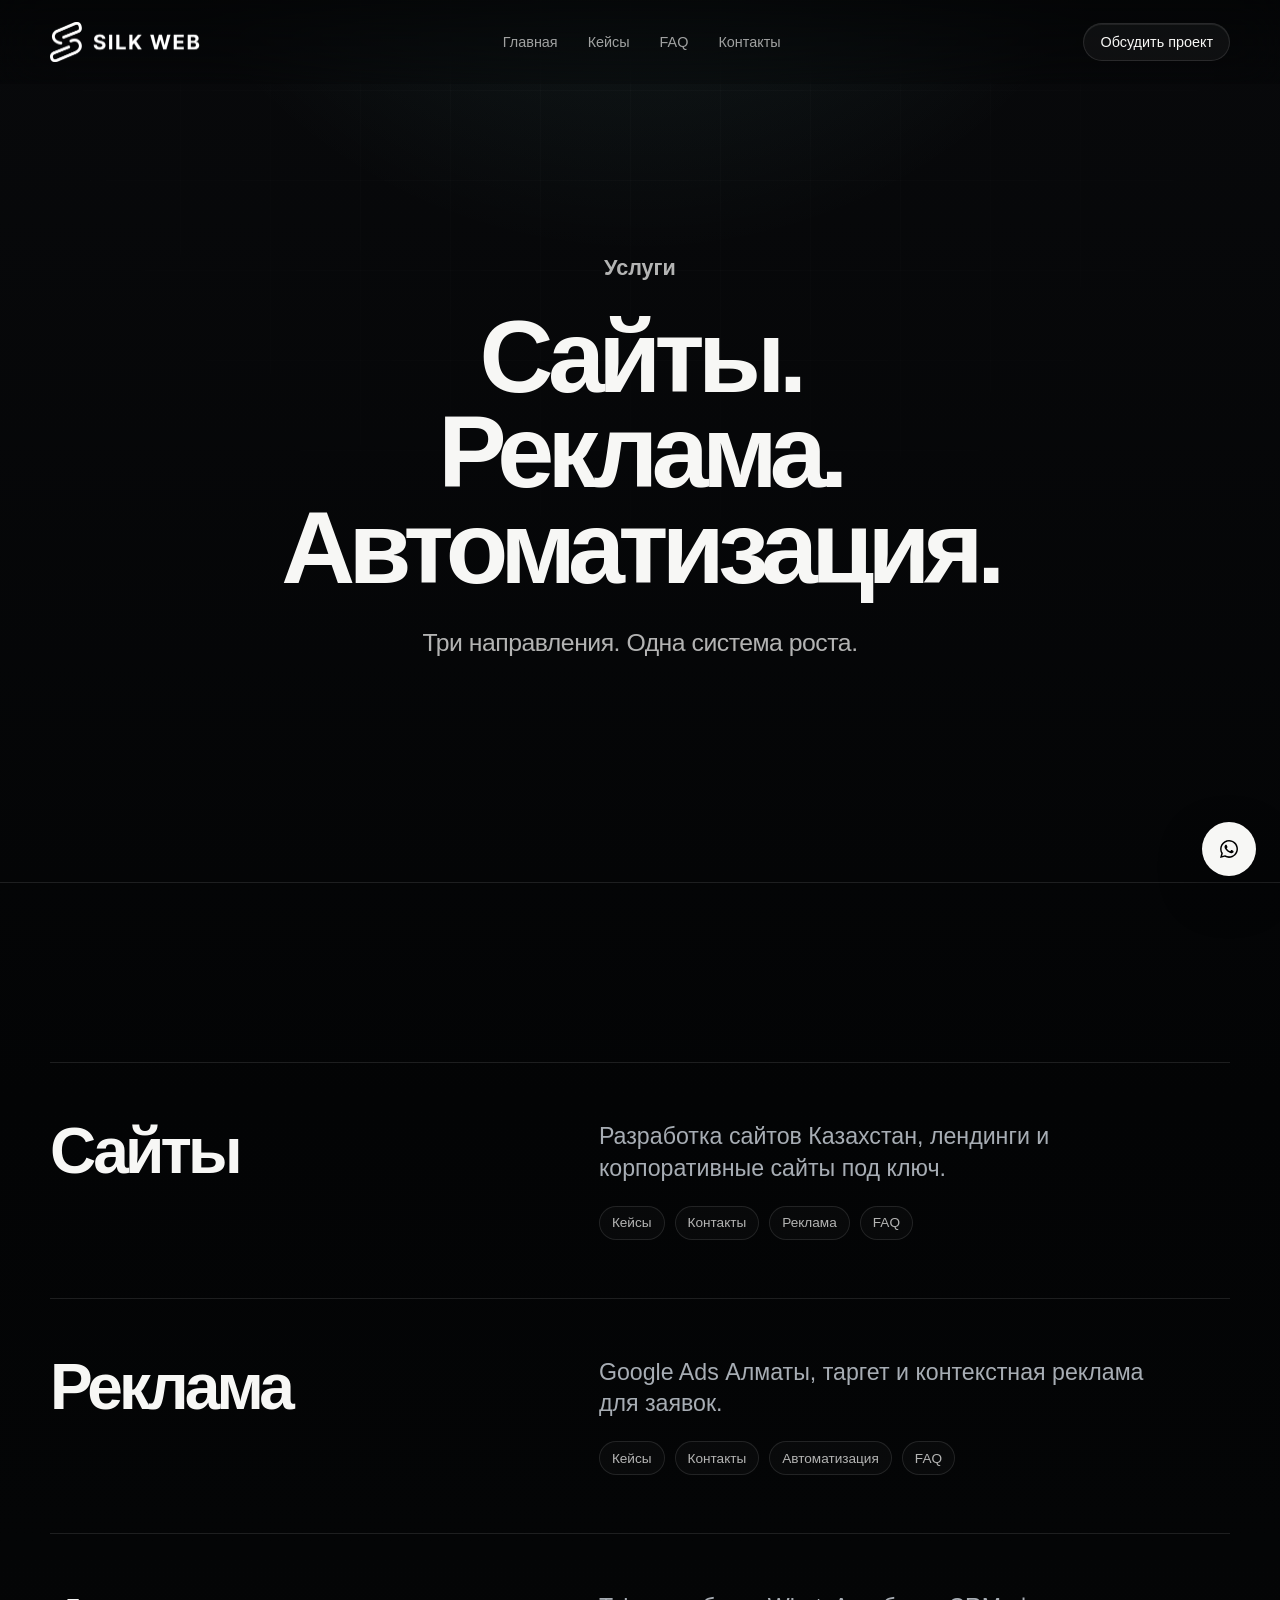
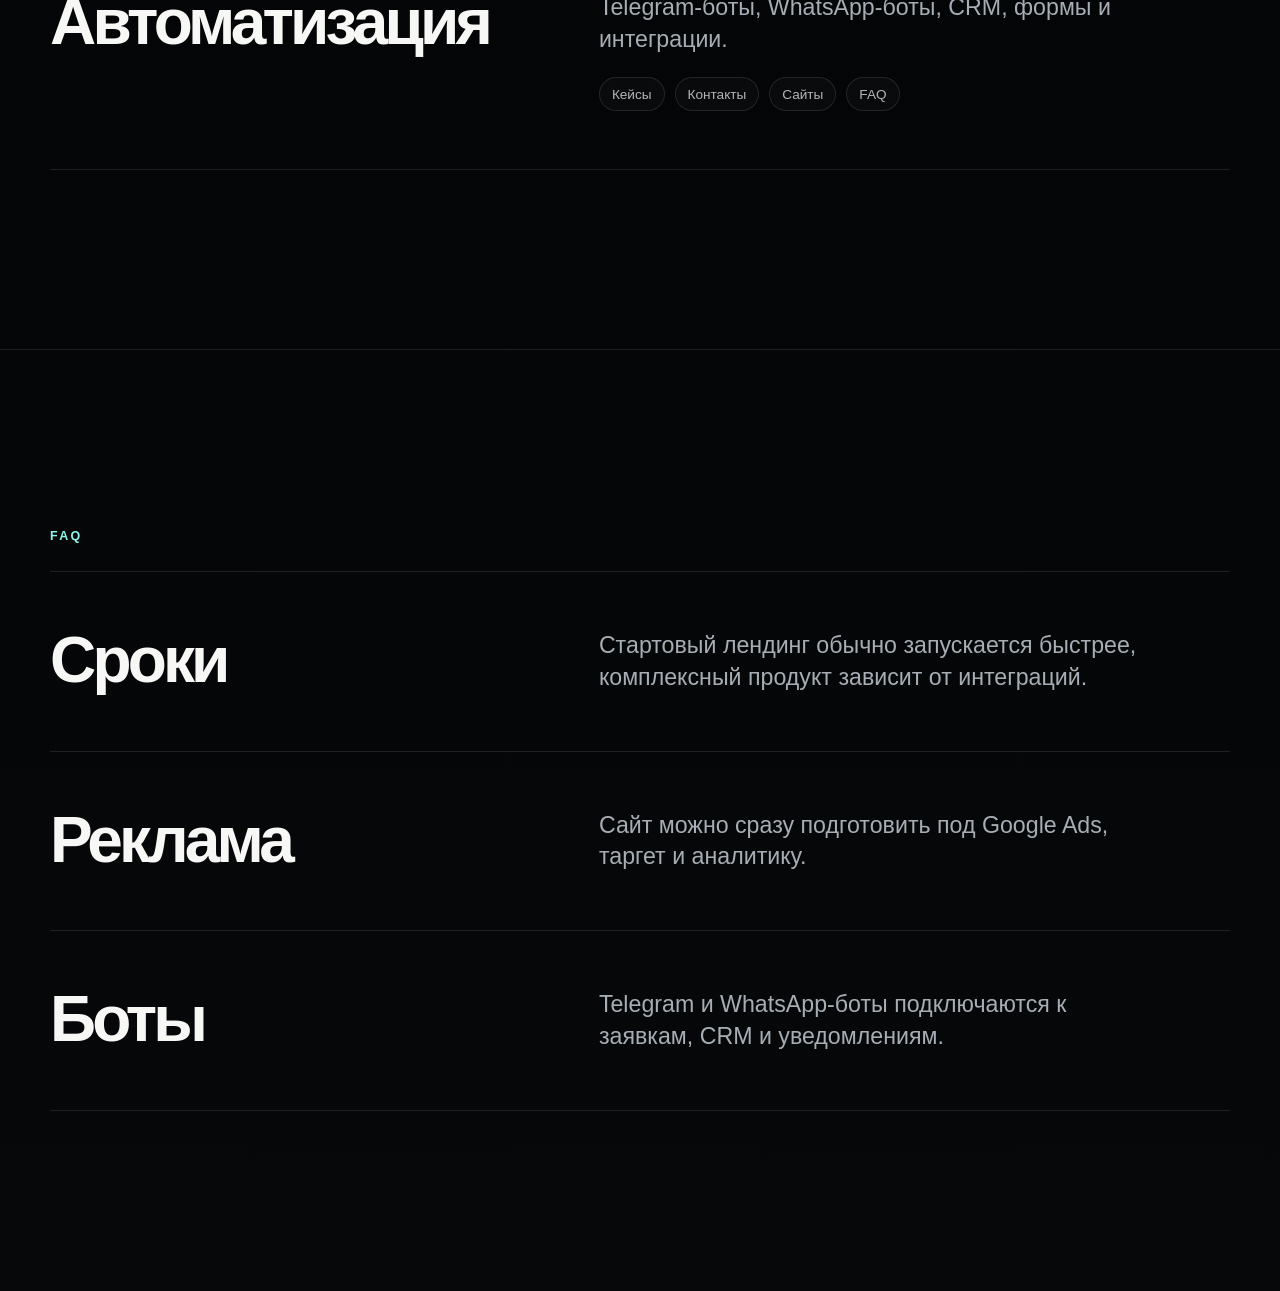
<file: services.html>
<!doctype html>
<html lang="ru-KZ">
<head>
  <meta charset="utf-8">
  <meta name="viewport" content="width=device-width, initial-scale=1">
  <title>Услуги Silk Web - разработка сайтов, реклама и чат-боты</title>
  <meta name="description" content="Создание сайтов под ключ, разработка лендингов, корпоративные сайты, Google Ads, таргетированная реклама, Telegram-боты и WhatsApp-боты в Казахстане.">
  <meta name="robots" content="index, follow, max-image-preview:large">
  <meta name="theme-color" content="#030405">
  <link rel="canonical" href="https://silkweb.kz/services.html">
  <link rel="alternate" hreflang="ru-KZ" href="https://silkweb.kz/services.html">
  <link rel="alternate" hreflang="en-KZ" href="https://silkweb.kz/services.html?lang=en">
  <link rel="alternate" hreflang="x-default" href="https://silkweb.kz/services.html">
  <meta property="og:title" content="Услуги Silk Web - сайты, реклама, автоматизация">
  <meta property="og:description" content="Разработка сайтов Казахстан, чат-боты для бизнеса, Google Ads Алматы и автоматизация бизнес-процессов.">
  <meta property="og:type" content="website">
  <meta property="og:url" content="https://silkweb.kz/services.html">
  <meta property="og:image" content="https://silkweb.kz/assets/images/header-logo.png">
  <meta name="twitter:card" content="summary_large_image">
  <link rel="icon" href="favicon.svg" type="image/svg+xml">
  <link rel="icon" href="favicon-32.png" sizes="32x32" type="image/png">
  <link rel="apple-touch-icon" href="apple-touch-icon.png">
  <link rel="manifest" href="manifest.json">
  <link rel="preload" href="assets/css/style.css" as="style">
  <link rel="stylesheet" href="assets/css/style.css">
  <script type="application/ld+json">{"@context":"https://schema.org","@graph":[{"@type":"BreadcrumbList","itemListElement":[{"@type":"ListItem","position":1,"name":"Главная","item":"https://silkweb.kz/"},{"@type":"ListItem","position":2,"name":"Услуги","item":"https://silkweb.kz/services.html"}]},{"@type":"Service","name":"Услуги Silk Web","provider":{"@type":"Organization","name":"Silk Web","url":"https://silkweb.kz/"},"areaServed":"Kazakhstan","hasOfferCatalog":{"@type":"OfferCatalog","name":"Digital услуги","itemListElement":[{"@type":"Offer","itemOffered":{"@type":"Service","name":"Создание сайтов под ключ"}},{"@type":"Offer","itemOffered":{"@type":"Service","name":"Таргетированная реклама Алматы"}},{"@type":"Offer","itemOffered":{"@type":"Service","name":"Разработка Telegram-ботов и WhatsApp-ботов"}}]}},{"@type":"FAQPage","mainEntity":[{"@type":"Question","name":"Какие сайты делает Silk Web?","acceptedAnswer":{"@type":"Answer","text":"Лендинги, корпоративные сайты и digital-продукты под задачи бизнеса в Алматы и Казахстане."}},{"@type":"Question","name":"Можно ли заказать рекламу вместе с сайтом?","acceptedAnswer":{"@type":"Answer","text":"Да. Silk Web объединяет сайт, таргет, Google Ads и аналитику в одну систему заявок."}},{"@type":"Question","name":"Разрабатываете ли вы чат-ботов?","acceptedAnswer":{"@type":"Answer","text":"Да. Команда разрабатывает Telegram-ботов, WhatsApp-ботов, формы, CRM-связки и интеграции."}}]}]}</script>
</head>
<body>
  <div class="page-transition" aria-hidden="true"></div>
  <header class="site-header"><div class="container nav"><a class="brand" href="index.html" aria-label="Silk Web"><img src="assets/images/header-logo.png" alt="Silk Web - создание сайтов Алматы" width="150" height="40" decoding="async"></a><nav class="nav-links" aria-label="Навигация"><a href="index.html">Главная</a><a href="portfolio.html">Кейсы</a><a href="#faq">FAQ</a><a href="contact.html">Контакты</a></nav><div class="header-actions"><a class="nav-cta" data-whatsapp href="#">Обсудить проект</a><button class="menu-toggle" aria-label="Открыть меню">☰</button></div></div></header>
  <main>
    <section class="hero"><div class="container hero-inner"><p class="hero-brand reveal-text">Услуги</p><h1 class="reveal-text">Сайты.<br>Реклама.<br>Автоматизация.</h1><p class="hero-subtitle reveal-text">Три направления. Одна система роста.</p></div></section>
    <section class="section services-section"><div class="container">
      <div class="service-row reveal" id="website-development"><h2>Сайты</h2><div><p>Разработка сайтов Казахстан, лендинги и корпоративные сайты под ключ.</p><nav class="service-links" aria-label="Ссылки по услуге сайты"><a href="portfolio.html">Кейсы</a><a href="contact.html">Контакты</a><a href="#digital-ads">Реклама</a><a href="#faq">FAQ</a></nav></div></div>
      <div class="service-row reveal" id="digital-ads"><h2>Реклама</h2><div><p>Google Ads Алматы, таргет и контекстная реклама для заявок.</p><nav class="service-links" aria-label="Ссылки по услуге реклама"><a href="portfolio.html">Кейсы</a><a href="contact.html">Контакты</a><a href="#automation">Автоматизация</a><a href="#faq">FAQ</a></nav></div></div>
      <div class="service-row reveal" id="automation"><h2>Автоматизация</h2><div><p>Telegram-боты, WhatsApp-боты, CRM, формы и интеграции.</p><nav class="service-links" aria-label="Ссылки по услуге автоматизация"><a href="portfolio.html">Кейсы</a><a href="contact.html">Контакты</a><a href="#website-development">Сайты</a><a href="#faq">FAQ</a></nav></div></div>
    </div></section>
    <section class="section services-section" id="faq"><div class="container">
      <div class="section-kicker reveal">FAQ</div>
      <div class="service-row reveal"><h2>Сроки</h2><p>Стартовый лендинг обычно запускается быстрее, комплексный продукт зависит от интеграций.</p></div>
      <div class="service-row reveal"><h2>Реклама</h2><p>Сайт можно сразу подготовить под Google Ads, таргет и аналитику.</p></div>
      <div class="service-row reveal"><h2>Боты</h2><p>Telegram и WhatsApp-боты подключаются к заявкам, CRM и уведомлениям.</p></div>
    </div></section>
  </main>
  <a class="whatsapp-float" data-whatsapp href="#" aria-label="Написать в WhatsApp">WA</a><script src="assets/js/main.js" defer></script>
</body>
</html>
</file>
<file: assets/css/style.css>
:root {
  --black: #030405;
  --ink: #f7f7f5;
  --soft: #a7adb4;
  --muted: #6f7780;
  --line: rgba(255, 255, 255, .105);
  --line-strong: rgba(255, 255, 255, .18);
  --panel: rgba(255, 255, 255, .055);
  --panel-soft: rgba(255, 255, 255, .032);
  --cyan: #8ff7ee;
  --shadow: 0 40px 120px rgba(0, 0, 0, .42);
}

* { box-sizing: border-box; }
html { scroll-behavior: smooth; }
body {
  margin: 0;
  min-height: 100vh;
  color: var(--ink);
  background:
    radial-gradient(circle at 50% -10%, rgba(143, 247, 238, .12), transparent 34rem),
    linear-gradient(180deg, #08090b 0%, var(--black) 38%, #070809 100%);
  font-family: Inter, -apple-system, BlinkMacSystemFont, "Segoe UI", sans-serif;
  overflow-x: hidden;
}

body::before {
  content: "";
  position: fixed;
  inset: 0;
  z-index: -2;
  pointer-events: none;
  background-image: linear-gradient(rgba(255,255,255,.025) 1px, transparent 1px), linear-gradient(90deg, rgba(255,255,255,.018) 1px, transparent 1px);
  background-size: 90px 90px;
  mask-image: radial-gradient(circle at 50% 0%, black, transparent 68%);
}

a { color: inherit; text-decoration: none; }
button { font: inherit; }
a:focus-visible, button:focus-visible {
  outline: 2px solid var(--cyan);
  outline-offset: 4px;
}
.container { width: min(1180px, calc(100% - 44px)); margin: 0 auto; }
.page-transition {
  position: fixed;
  inset: 0;
  z-index: 1000;
  pointer-events: none;
  background: var(--black);
  animation: pageIn .9s cubic-bezier(.22, 1, .36, 1) forwards;
}

.site-header {
  position: fixed;
  top: 0;
  left: 0;
  right: 0;
  z-index: 100;
  padding: 22px 0;
  background: linear-gradient(180deg, rgba(3, 4, 5, .78), rgba(3, 4, 5, .28));
  backdrop-filter: blur(24px);
}

.nav { display: flex; align-items: center; justify-content: space-between; gap: 28px; }
.brand { display: inline-flex; align-items: center; width: 150px; height: 40px; overflow: hidden; }
.brand img {
  display: block;
  width: 100%;
  height: auto;
}
.brand-mark {
  width: 34px;
  height: 34px;
  display: grid;
  place-items: center;
  border: 1px solid var(--line);
  border-radius: 50%;
  color: var(--black);
  background: linear-gradient(135deg, #fff, var(--cyan));
}
.nav-links { display: flex; align-items: center; gap: 30px; color: rgba(247, 247, 245, .64); font-size: .9rem; }
.nav-links a { transition: color .25s ease; }
.nav-links a:hover { color: var(--ink); }
.header-actions { display: flex; align-items: center; gap: 12px; }
.nav-cta {
  position: relative;
  isolation: isolate;
  overflow: hidden;
  min-height: 38px;
  display: inline-flex;
  align-items: center;
  padding: 0 16px;
  border: 1px solid var(--line);
  border-radius: 999px;
  color: var(--ink);
  font-size: .9rem;
  background: rgba(255, 255, 255, .045);
  box-shadow: inset 0 1px 0 rgba(255,255,255,.08);
  transition: transform .32s cubic-bezier(.22, 1, .36, 1), border-color .32s ease, background .32s ease, box-shadow .32s ease;
}
.nav-cta::before {
  content: "";
  position: absolute;
  inset: -1px;
  z-index: -1;
  border-radius: inherit;
  background: linear-gradient(110deg, transparent 0%, rgba(255,255,255,.18) 34%, rgba(143,247,238,.26) 50%, rgba(255,255,255,.12) 66%, transparent 100%);
  opacity: 0;
  transform: translateX(-115%);
}
.nav-cta:hover {
  transform: translateY(-1px);
  border-color: rgba(255,255,255,.24);
  background: rgba(255,255,255,.075);
  box-shadow: inset 0 1px 0 rgba(255,255,255,.12), 0 14px 34px rgba(0,0,0,.24);
}
.nav-cta:hover::before {
  opacity: 1;
  animation: ctaSheen 1.15s cubic-bezier(.22, 1, .36, 1);
}
.menu-toggle {
  display: none;
  width: 40px;
  height: 40px;
  border: 1px solid var(--line);
  border-radius: 50%;
  color: var(--ink);
  background: rgba(255, 255, 255, .045);
}

.hero {
  position: relative;
  min-height: 98vh;
  display: grid;
  place-items: center;
  overflow: hidden;
  padding: 150px 0 120px;
}
.hero-inner {
  position: relative;
  z-index: 3;
  text-align: center;
}
.hero-brand {
  margin: 0 0 28px;
  color: rgba(247, 247, 245, .72);
  font-size: clamp(1.05rem, 1.7vw, 1.35rem);
  font-weight: 700;
}
h1, h2, h3, p { margin: 0; }
h1 {
  max-width: 1080px;
  margin: 0 auto;
  font-size: clamp(3.55rem, 8vw, 8.9rem);
  line-height: .93;
  letter-spacing: -.065em;
  font-weight: 850;
}
.hero-subtitle {
  margin-top: 34px;
  color: rgba(247, 247, 245, .72);
  font-size: clamp(1.1rem, 2vw, 1.55rem);
  letter-spacing: -.02em;
}
.hero-actions {
  display: flex;
  justify-content: center;
  flex-wrap: wrap;
  gap: 12px;
  margin-top: 38px;
}
.btn {
  min-height: 48px;
  display: inline-flex;
  align-items: center;
  justify-content: center;
  padding: 0 22px;
  border-radius: 999px;
  font-weight: 650;
  letter-spacing: -.01em;
  transition: transform .28s ease, border-color .28s ease, background .28s ease;
}
.btn-light { color: #050607; background: var(--ink); }
.btn-dark { color: var(--ink); border: 1px solid var(--line); background: rgba(255, 255, 255, .04); }
.btn:hover { transform: translateY(-2px); }

.hero-light {
  position: absolute;
  width: 46vw;
  height: 46vw;
  border-radius: 50%;
  filter: blur(80px);
  opacity: .18;
  pointer-events: none;
}
.hero-light-a { top: 8%; left: 9%; background: #fff; }
.hero-light-b { right: 8%; bottom: 4%; background: var(--cyan); opacity: .14; }
.product-stage {
  position: absolute;
  inset: auto 0 5vh;
  height: min(44vh, 430px);
  pointer-events: none;
  perspective: 1400px;
  z-index: 1;
}
.stage-plane {
  position: absolute;
  border: 1px solid var(--line);
  background: linear-gradient(145deg, rgba(255, 255, 255, .12), rgba(255, 255, 255, .025));
  box-shadow: var(--shadow);
  backdrop-filter: blur(28px);
}
.stage-plane-main {
  left: 50%;
  bottom: 0;
  width: min(760px, 72vw);
  height: 260px;
  transform: translateX(-50%) rotateX(64deg) rotateZ(-8deg);
  border-radius: 32px;
}
.stage-line {
  position: absolute;
  left: 10%;
  right: 10%;
  top: 50%;
  height: 1px;
  background: linear-gradient(90deg, transparent, rgba(255,255,255,.45), transparent);
}
.stage-grid {
  position: absolute;
  inset: 38px;
  display: grid;
  grid-template-columns: repeat(4, 1fr);
  gap: 18px;
}
.stage-grid span {
  border: 1px solid rgba(255,255,255,.12);
  border-radius: 20px;
  background: rgba(255,255,255,.035);
}
.stage-signal {
  position: absolute;
  right: 13%;
  top: 28%;
  width: 130px;
  height: 130px;
  border: 1px solid rgba(143,247,238,.34);
  border-radius: 50%;
}
.stage-plane-side {
  right: 11%;
  bottom: 110px;
  width: 180px;
  height: 130px;
  padding: 24px;
  border-radius: 26px;
}
.stage-plane-side span, .stage-plane-small span { color: var(--soft); font-size: .82rem; }
.stage-plane-side strong { display: block; margin-top: 12px; font-size: 2.5rem; letter-spacing: -.06em; }
.stage-plane-small {
  left: 14%;
  bottom: 92px;
  width: 150px;
  height: 86px;
  display: grid;
  place-items: center;
  border-radius: 24px;
}

.section {
  position: relative;
  padding: clamp(96px, 14vw, 190px) 0;
  content-visibility: auto;
  contain-intrinsic-size: 900px;
}
.section-kicker {
  display: block;
  margin-bottom: 28px;
  color: var(--cyan);
  font-size: .78rem;
  font-weight: 750;
  letter-spacing: .18em;
  text-transform: uppercase;
}
.section-top {
  max-width: 840px;
  margin-bottom: 70px;
}
.section-top h2,
.contact-panel h2,
.process-grid h2 {
  font-size: clamp(2.8rem, 6vw, 6.2rem);
  line-height: .96;
  letter-spacing: -.06em;
  font-weight: 820;
}

.services-section { border-top: 1px solid var(--line); }
.service-row {
  display: grid;
  grid-template-columns: .8fr 1fr;
  gap: 44px;
  padding: 58px 0;
  border-top: 1px solid var(--line);
}
.service-row:last-child { border-bottom: 1px solid var(--line); }
.service-row h2 {
  font-size: clamp(2.4rem, 5vw, 5.4rem);
  line-height: .95;
  letter-spacing: -.06em;
}
.service-row p {
  align-self: end;
  max-width: 560px;
  color: var(--soft);
  font-size: clamp(1.05rem, 2vw, 1.45rem);
  line-height: 1.35;
}
.service-links {
  display: flex;
  flex-wrap: wrap;
  gap: 10px;
  margin-top: 22px;
}
.service-links a {
  display: inline-flex;
  min-height: 34px;
  align-items: center;
  padding: 0 12px;
  border: 1px solid var(--line);
  border-radius: 999px;
  color: rgba(247, 247, 245, .72);
  font-size: .85rem;
  background: rgba(255, 255, 255, .025);
}
.service-links a:hover {
  color: var(--ink);
  border-color: var(--line-strong);
}

.case-showcase {
  width: min(1380px, calc(100% - 44px));
  margin: 0 auto;
  display: grid;
  gap: 26px;
}
.case-feature {
  min-height: 620px;
  display: grid;
  grid-template-columns: 1.25fr .75fr;
  overflow: hidden;
  border: 1px solid var(--line);
  border-radius: 34px;
  background: rgba(255, 255, 255, .025);
  box-shadow: var(--shadow);
}
.case-feature:nth-child(even) { grid-template-columns: .75fr 1.25fr; }
.case-feature:nth-child(even) .case-image { order: 2; }
.case-image {
  min-height: 100%;
  transform: scale(1.04);
  transition: transform 1.2s cubic-bezier(.22, 1, .36, 1);
}
.case-feature:hover .case-image { transform: scale(1.075); }
.case-image-one { background: radial-gradient(circle at 25% 20%, rgba(255,255,255,.22), transparent 20rem), linear-gradient(135deg, #17191d, #050506 62%, rgba(143,247,238,.22)); }
.case-image-two { background: radial-gradient(circle at 70% 25%, rgba(143,247,238,.24), transparent 18rem), linear-gradient(145deg, #050506, #1d1f22); }
.case-image-three { background: radial-gradient(circle at 35% 30%, rgba(255,255,255,.20), transparent 18rem), linear-gradient(145deg, #18191c, #050506 70%); }
.case-copy {
  display: flex;
  flex-direction: column;
  justify-content: end;
  padding: clamp(34px, 5vw, 72px);
}
.case-copy span { color: var(--soft); font-size: .88rem; text-transform: uppercase; letter-spacing: .16em; }
.case-copy h3 {
  margin-top: 18px;
  font-size: clamp(4rem, 9vw, 9rem);
  line-height: .82;
  letter-spacing: -.08em;
}
.case-copy p {
  margin-top: 26px;
  color: var(--soft);
  font-size: clamp(1.1rem, 2vw, 1.6rem);
}

.process-grid {
  display: grid;
  grid-template-columns: 1.05fr .95fr;
  gap: 72px;
  align-items: start;
}
.process-list { border-top: 1px solid var(--line); }
.process-step {
  display: flex;
  align-items: center;
  justify-content: space-between;
  gap: 28px;
  padding: 36px 0;
  border-bottom: 1px solid var(--line);
}
.process-step span { color: var(--muted); }
.process-step p { font-size: clamp(1.65rem, 3vw, 3rem); letter-spacing: -.045em; }

.testimonial {
  max-width: 980px;
  margin: 0 auto;
  text-align: center;
  color: var(--ink);
  font-size: clamp(2.3rem, 5vw, 5.4rem);
  line-height: 1.03;
  letter-spacing: -.06em;
  font-weight: 760;
}
.testimonial-author {
  margin-top: 34px;
  text-align: center;
  color: var(--soft);
}

.contact-panel {
  min-height: 520px;
  display: flex;
  flex-direction: column;
  justify-content: end;
  padding: clamp(34px, 6vw, 80px);
  border: 1px solid var(--line);
  border-radius: 38px;
  background:
    radial-gradient(circle at 80% 20%, rgba(143,247,238,.16), transparent 24rem),
    linear-gradient(145deg, rgba(255,255,255,.075), rgba(255,255,255,.025));
  box-shadow: var(--shadow);
}
.contact-panel h1,
.contact-panel h2 { max-width: 980px; }
.contact-panel h1 {
  font-size: clamp(2.8rem, 6vw, 6.2rem);
  line-height: .96;
  letter-spacing: -.06em;
  font-weight: 820;
}
.contact-actions { display: flex; flex-wrap: wrap; gap: 12px; margin-top: 38px; }

.whatsapp-float {
  position: fixed;
  right: 24px;
  bottom: 24px;
  z-index: 80;
  width: 54px;
  height: 54px;
  display: grid;
  place-items: center;
  border: 1px solid rgba(255,255,255,.20);
  border-radius: 50%;
  color: var(--black);
  background: var(--ink);
  font-size: 0;
  font-weight: 750;
  box-shadow: 0 18px 48px rgba(0,0,0,.32);
}
.whatsapp-float::before {
  content: "";
  position: absolute;
  left: 50%;
  top: 50%;
  width: 27px;
  height: 27px;
  display: block;
  transform: translate(-50%, -50%);
  background: url("../images/whatsapp-svgrepo-com.svg") center / contain no-repeat;
}

.reveal, .reveal-text {
  opacity: 0;
  transform: translateY(28px);
  transition: opacity .9s cubic-bezier(.22, 1, .36, 1), transform .9s cubic-bezier(.22, 1, .36, 1);
}
.reveal.is-visible, .reveal-text.is-visible { opacity: 1; transform: translateY(0); }

@keyframes pageIn {
  0% { opacity: 1; }
  100% { opacity: 0; visibility: hidden; }
}
@keyframes ctaSheen {
  0% { transform: translateX(-115%); }
  100% { transform: translateX(115%); }
}

@media (max-width: 980px) {
  .container { width: min(100% - 28px, 760px); }
  .nav-links {
    position: fixed;
    inset: 76px 14px auto 14px;
    min-height: 340px;
    padding: 26px;
    flex-direction: column;
    align-items: flex-start;
    border: 1px solid var(--line);
    border-radius: 28px;
    background: rgba(5, 6, 7, .94);
    transform: translateY(-18px);
    opacity: 0;
    pointer-events: none;
    transition: opacity .3s ease, transform .3s ease;
  }
  .nav-links.is-open { opacity: 1; pointer-events: auto; transform: translateY(0); }
  .menu-toggle { display: grid; place-items: center; }
  .nav-cta { display: none; }
  .hero { min-height: 94vh; padding-top: 128px; }
  h1 { font-size: clamp(3.2rem, 13vw, 7rem); }
  .product-stage { opacity: .55; }
  .service-row, .process-grid, .case-feature, .case-feature:nth-child(even) { grid-template-columns: 1fr; }
  .case-feature:nth-child(even) .case-image { order: 0; }
  .case-feature { min-height: auto; }
  .case-image { min-height: 390px; }
}

@media (max-width: 640px) {
  .container { width: min(100% - 24px, 520px); }
  .brand { width: 124px; height: 34px; }
  .hero { min-height: 92vh; padding: 118px 0 70px; }
  .hero-subtitle { margin-top: 24px; }
  .product-stage { display: none; }
  .hero-actions .btn, .contact-actions .btn { width: 100%; }
  .section { padding: 92px 0; }
  .service-row { gap: 20px; padding: 42px 0; }
  .case-showcase { width: min(100% - 24px, 520px); }
  .case-feature { border-radius: 26px; }
  .case-image { min-height: 300px; }
  .contact-panel { min-height: 470px; border-radius: 28px; }
  .whatsapp-float { width: 50px; height: 50px; right: 16px; bottom: 16px; }
}

@media (prefers-reduced-motion: reduce) {
  *, *::before, *::after {
    animation-duration: .01ms !important;
    animation-iteration-count: 1 !important;
    scroll-behavior: auto !important;
    transition-duration: .01ms !important;
  }
}
</file>
